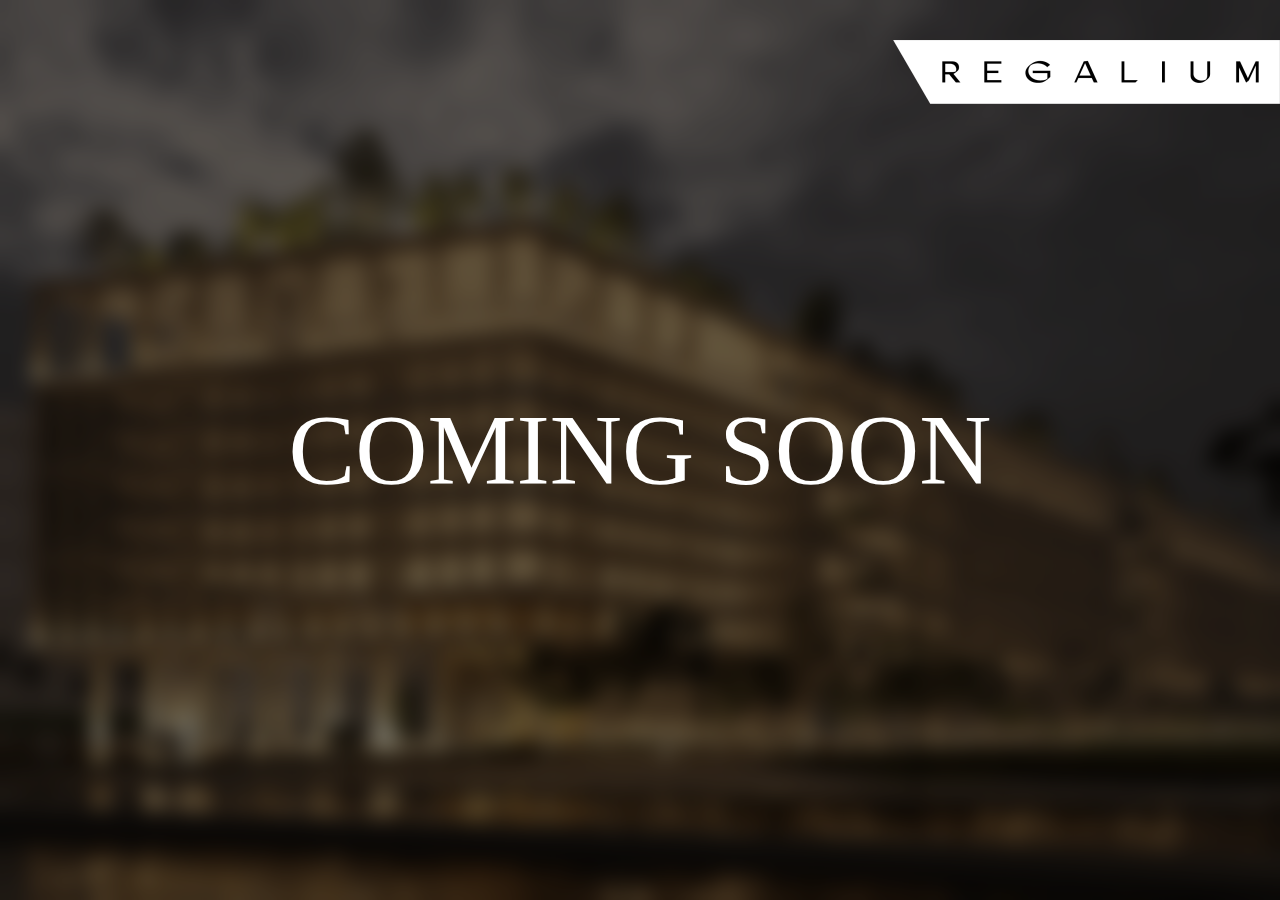
<file: index.html>
<!DOCTYPE html>
<html lang="en">
  <head>
    <meta charset="UTF-8" />
    <meta name="viewport" content="width=device-width, initial-scale=1.0" />
    <title>Regalium Coming Soon</title>
    <link rel="stylesheet" href="styles.css" />
    <!-- <script>
      var desktopSite = "https://regalium-desktop.vercel.app"; // desktop version
      var mobileSite = "https://regalium-mobile.vercel.app"; // mobile version

      // Detect device and redirect accordingly
      function detectDevice() {
        var userAgent = navigator.userAgent.toLowerCase();
        var isMobile = /android|iphone/.test(userAgent);

        if (isMobile && !window.location.href.includes(mobileSite)) {
          window.location.href = mobileSite;
        } else if (!isMobile && !window.location.href.includes(desktopSite)) {
          window.location.href = desktopSite;
        }
      }

      // Call the function when the script loads
      detectDevice();

      // Call the function on window resize
      window.onresize = function () {
        detectDevice();
      };
    </script> -->
  </head>
  <body>
    <div class="container">
      <div class="background-overlay"></div>
      <img
        src="image 9.png"
        alt="Background Image"
        class="background-image"
        loading="lazy"
      />
      <div class="logo">
        <img src="image.png" alt="Regalium Logo" />
      </div>
      <div class="coming-soon">COMING SOON</div>
      <!-- <div class="svg-container">
        <svg
          xmlns="http://www.w3.org/2000/svg"
          width="559"
          height="116"
          viewBox="0 0 559 116"
          fill="none"
        >
          <path d="M0 0H559L501.695 116H0V0Z" fill="#010101" />
        </svg>
        <!-- <div class="svg-text">
          <span class="svg-heading">Book Event On Mobile</span><br />
          <span class="svg-subheading"
            >BUILDING AND EXPONENTIAL ORGANIZATION</span
          ><br />
          <span class="svg-author">WITH PETER DIAMANDIS</span>
        </div> 
      </div> -->
    </div>
  </body>
</html>
</file>
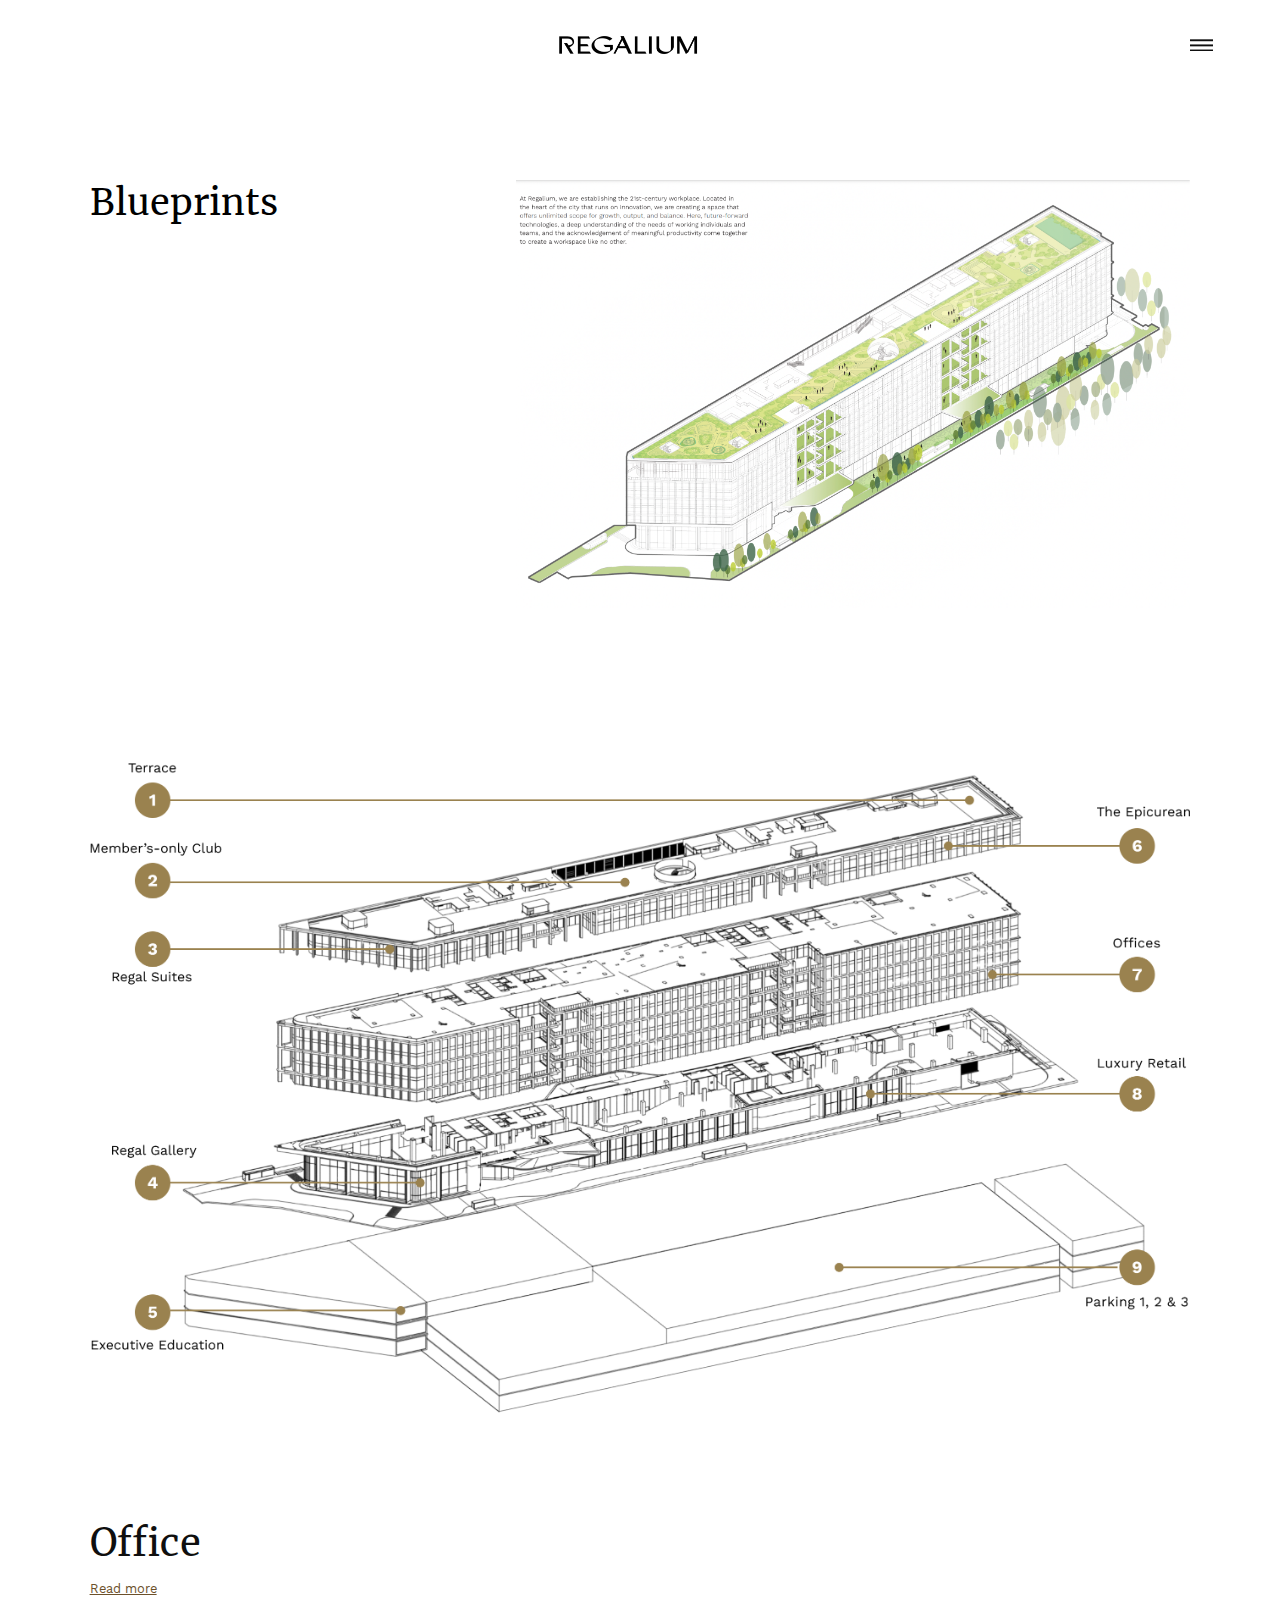
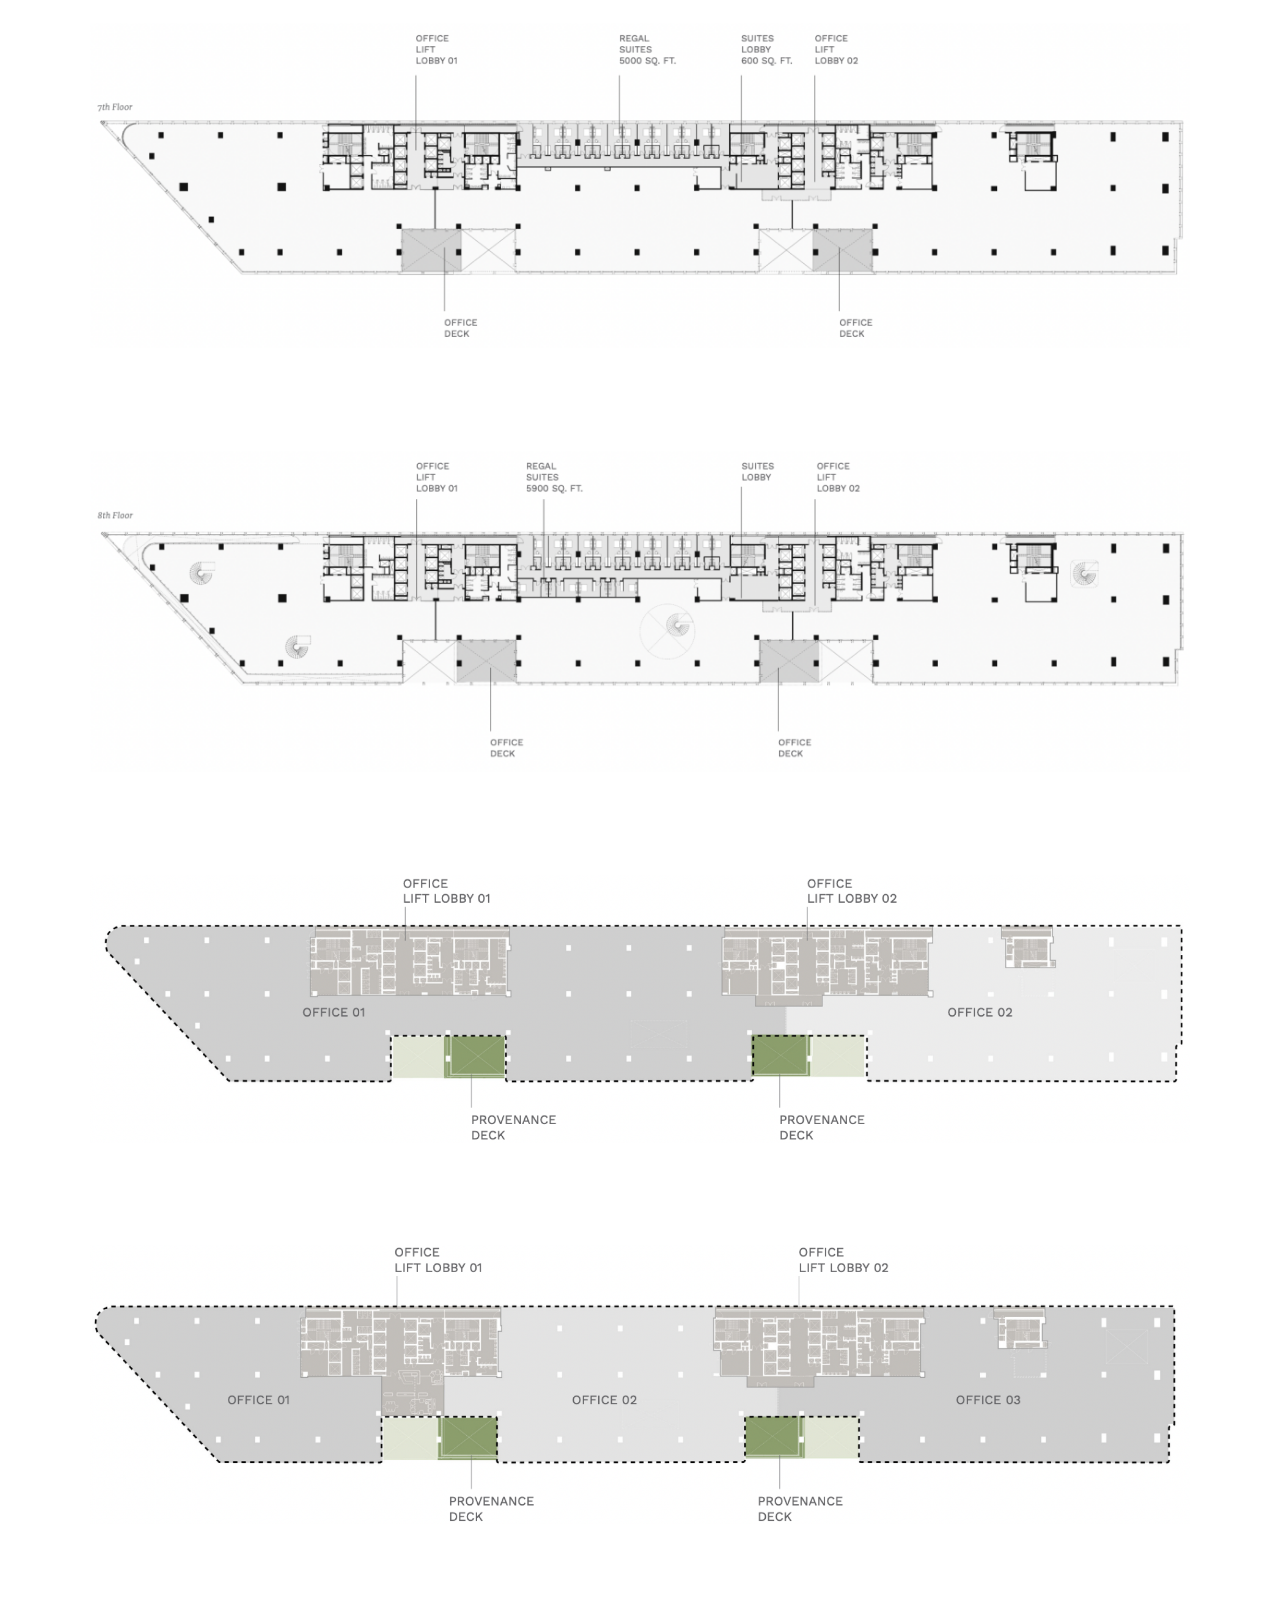
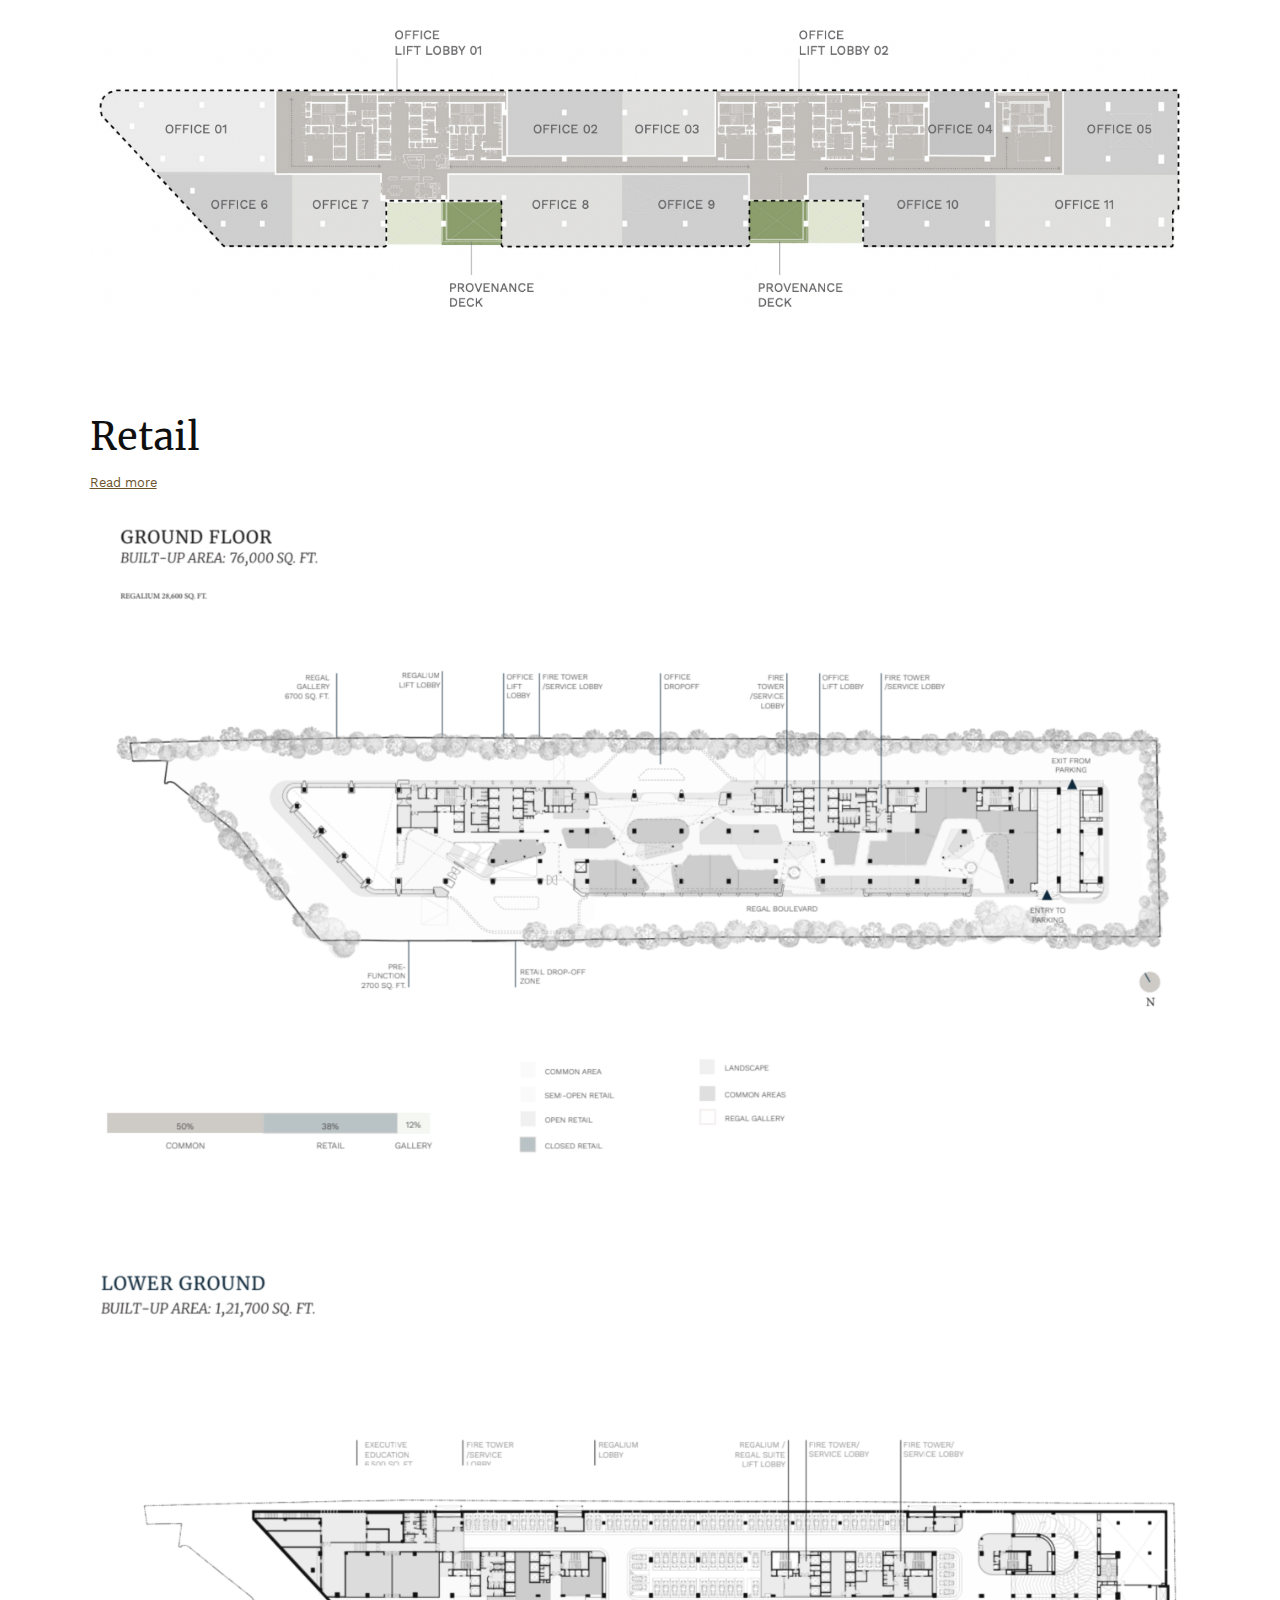
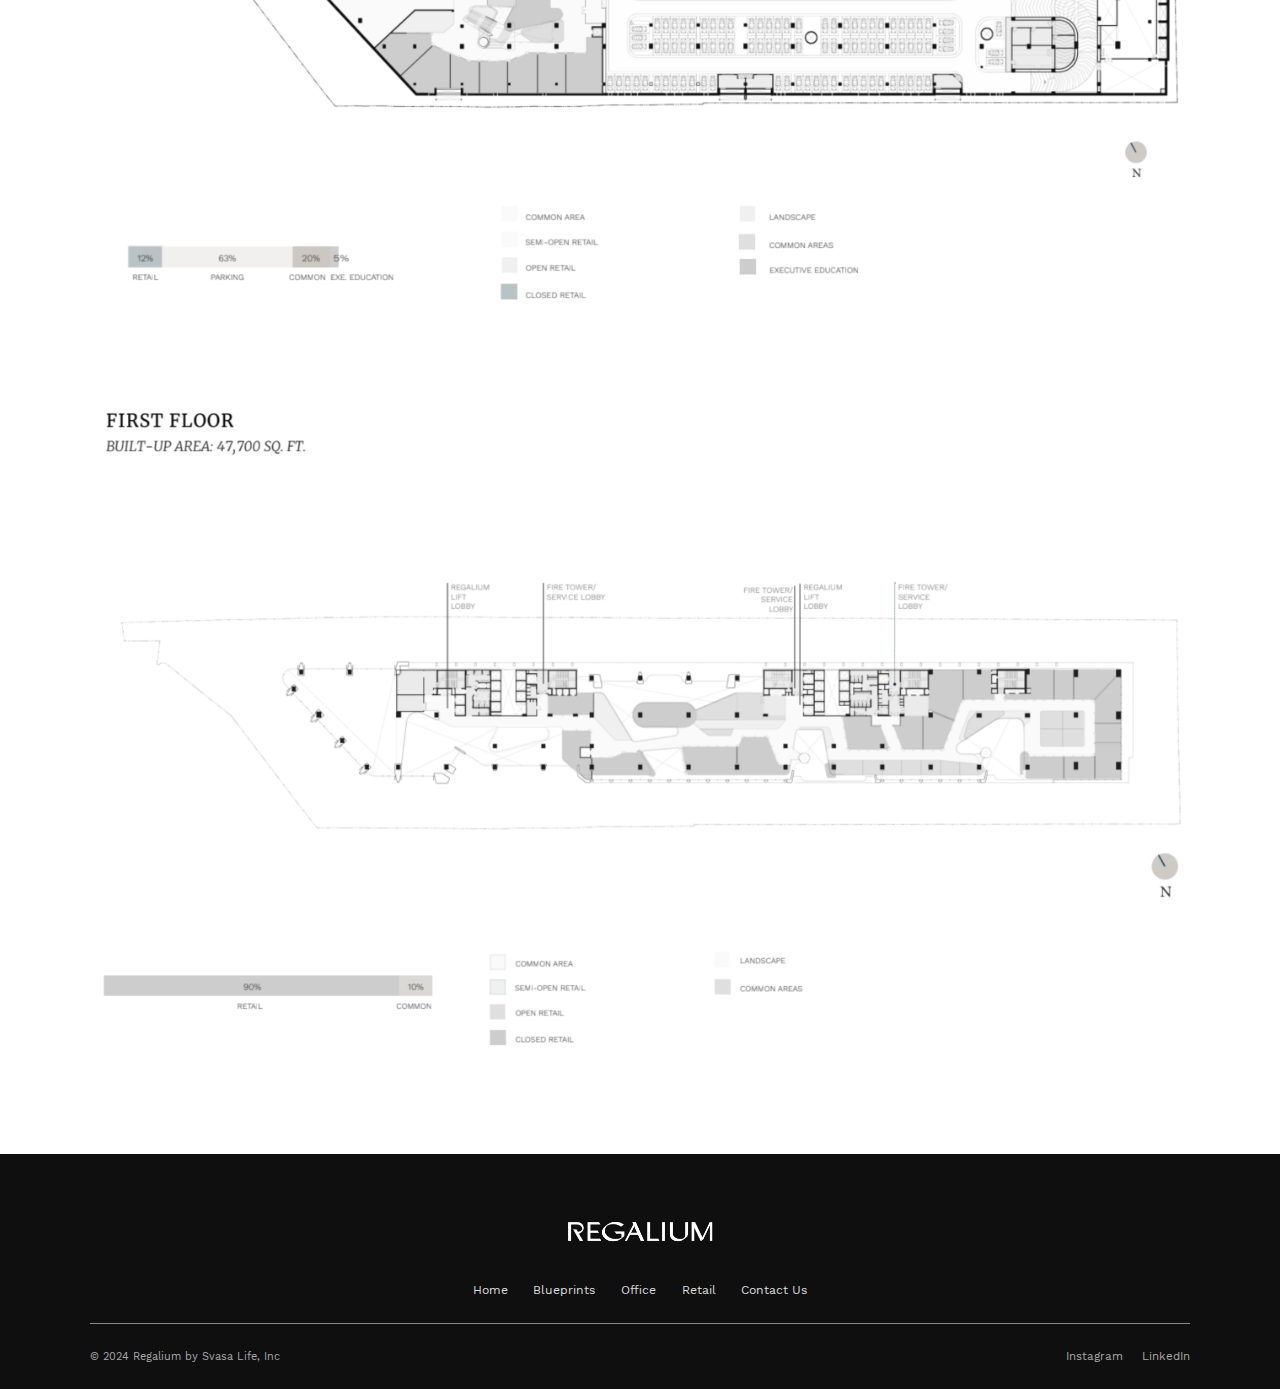
<file: blueprints.html>
<!DOCTYPE html>
<html lang="en">
  <head>
    <meta charset="UTF-8" />
    <meta name="viewport" content="width=device-width, initial-scale=1.0" />
    <title>Contact Us - Regalium</title>
    <link rel="stylesheet" href="blueprints.css" />
  </head>
  <body>
    <header class="contact-header">
      <div class="header-left"></div>
      <div class="contact-logo">
        <img src="logo.png" alt="Regalium Logo" />
      </div>
      <div class="hamburger-menu">
        <svg
          xmlns="http://www.w3.org/2000/svg"
          width="36"
          height="20"
          viewBox="0 0 36 20"
          fill="none"
        >
          <path d="M36 2L0 2" stroke="#0F0F0F" stroke-width="3" />
          <path d="M36 10L0 10" stroke="#0F0F0F" stroke-width="3" />
          <path d="M36 18L0 18" stroke="#0F0F0F" stroke-width="3" />
        </svg>
      </div>
    </header>

    <div class="menu-overlay" id="menuOverlay">
      <div class="close-menu" id="closeMenu">&times;</div>
      <ul class="menu-list">
        <li><a href="index.html">Home</a></li>
        <!-- <li><a href="#">Our Story</a></li> -->
        <li><a href="office.html">Office</a></li>
        <li><a href="retail.html">Retail</a></li>
        <li><a href="contact.html">Contact Us</a></li>
      </ul>
    </div>

    <section class="blueprints-section">
      <div class="blueprints-left">
        <h1>Blueprints</h1>
      </div>
      <div class="blueprints-right">
        <img src="blueprints/image copy 2.png" alt="Blueprint Illustration" />
      </div>
    </section>

    <section class="blueprints-image-section">
      <div class="image-wrapper">
        <img src="blueprints/image copy 3.png" alt="Blueprint Detail" />
      </div>
    </section>
    <section class="office-section">
      <div class="office-heading">
        <h2>Office</h2>
        <a href="office.html" class="read-more">Read more</a>
      </div>

      <div class="office-images">
        <img src="blueprints/image copy 4.png" alt="Office Floor 1" />
        <img src="blueprints/image copy 5.png" alt="Office Floor 2" />
        <img src="officeblueprints/image copy 5.png" alt="Office Floor 3" />
        <img src="officeblueprints/image copy 6.png" alt="Office Floor 4" />
        <img src="officeblueprints/image copy 7.png" alt="Office Floor 5" />
      </div>
    </section>

    <section class="office-section">
      <div class="office-heading">
        <h2>Retail</h2>
        <a href="retail.html" class="read-more">Read more</a>
      </div>

      <div class="office-images">
        <img src="retailfloors/image.png" alt="Office Floor 1" />
        <img src="retailfloors/image copy.png" alt="Office Floor 2" />
        <img src="retailfloors/image copy 3.png" alt="Office Floor 3" />
      </div>
    </section>

    <footer class="footer">
      <div class="footer-top">
        <img
          src="image copy 9.png"
          alt="Regalium Logo"
          class="footer-logo-img"
        />

        <ul class="footer-nav">
          <li><a href="index.html">Home</a></li>
          <li><a href="blueprints.html">Blueprints</a></li>
          <!-- <li><a href="#">Our story</a></li> -->
          <li><a href="office.html">Office</a></li>
          <li><a href="retail.html">Retail</a></li>
          <li><a href="contact.html">Contact Us</a></li>
        </ul>
      </div>

      <hr class="footer-line" />

      <div class="footer-bottom">
        <p>© 2024 Regalium by Svasa Life, Inc</p>
        <div class="footer-social">
          <a href="#">Instagram</a>
          <a href="#">LinkedIn</a>
        </div>
      </div>
    </footer>
    <script>
      const hamburgerMenu = document.querySelector(".hamburger-menu");
      const closeMenu = document.getElementById("closeMenu");
      const menuOverlay = document.getElementById("menuOverlay");

      hamburgerMenu.addEventListener("click", () => {
        menuOverlay.classList.add("active");
        document.body.style.overflow = "hidden"; // Prevent background scroll
      });

      closeMenu.addEventListener("click", () => {
        menuOverlay.classList.remove("active");
        document.body.style.overflow = "auto";
      });
    </script>
  </body>
</html>
</file>
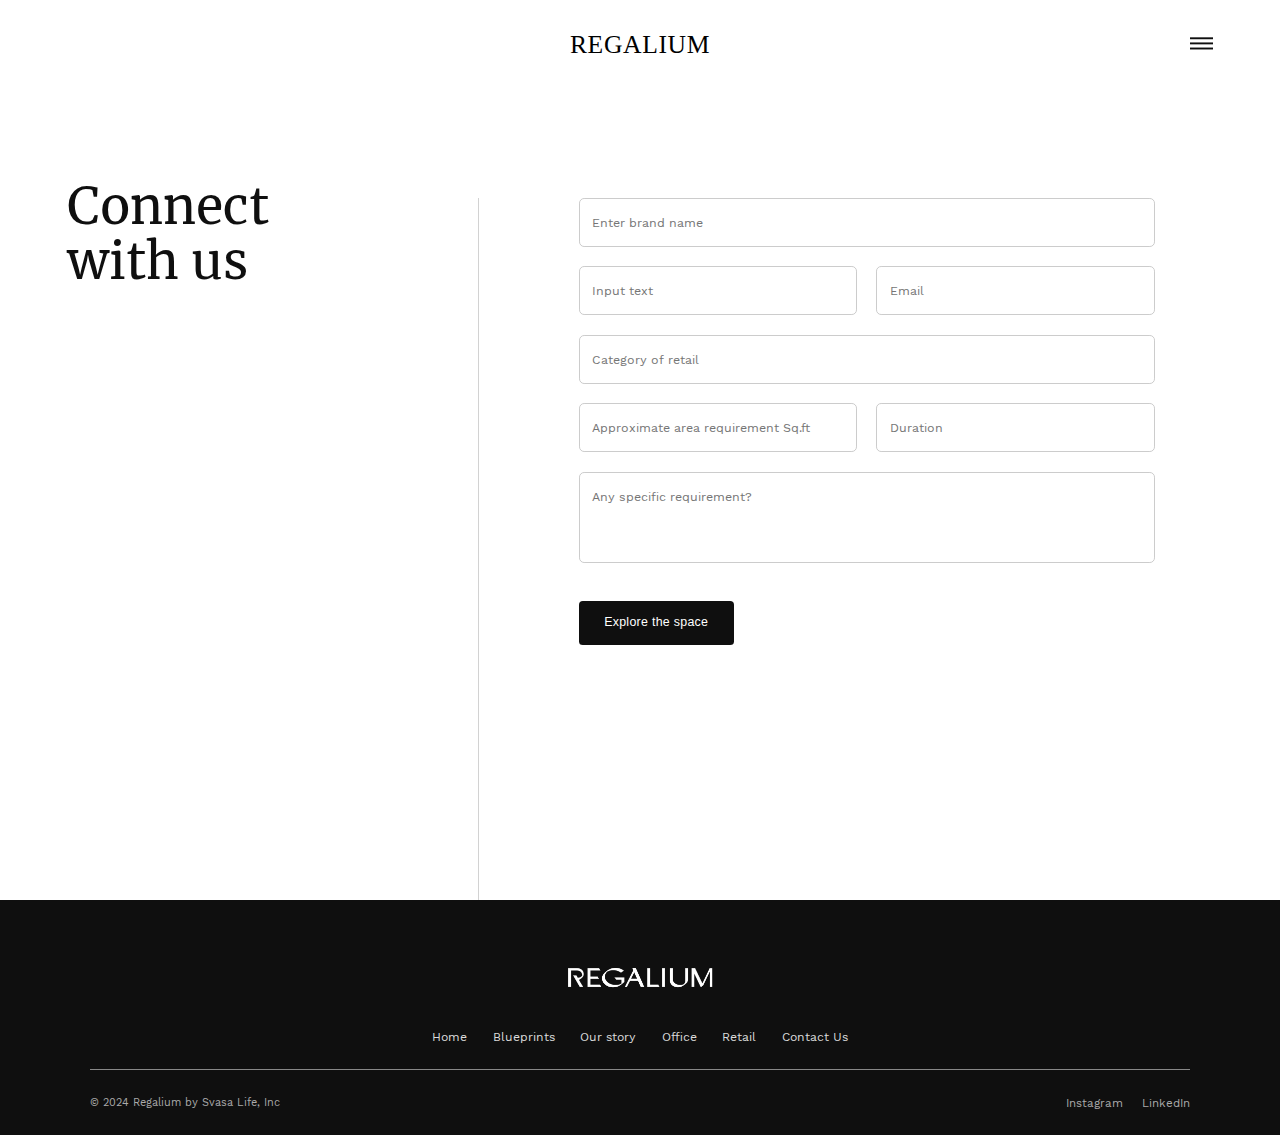
<file: contact.html>
<!DOCTYPE html>
<html lang="en">
  <head>
    <meta charset="UTF-8" />
    <meta name="viewport" content="width=device-width, initial-scale=1.0" />
    <title>Contact Us - Regalium</title>
    <link rel="stylesheet" href="contact.css" />
  </head>
  <body>
    <header class="contact-header">
      <div class="contact-logo">REGALIUM</div>
      <div class="hamburger-menu">
        <svg
          xmlns="http://www.w3.org/2000/svg"
          width="36"
          height="20"
          viewBox="0 0 36 20"
          fill="none"
        >
          <path d="M36 2L0 2" stroke="#0F0F0F" stroke-width="3" />
          <path d="M36 10L0 10" stroke="#0F0F0F" stroke-width="3" />
          <path d="M36 18L0 18" stroke="#0F0F0F" stroke-width="3" />
        </svg>
      </div>
    </header>
    <div class="menu-overlay" id="menuOverlay">
      <div class="close-menu" id="closeMenu">&times;</div>
      <ul class="menu-list">
        <li><a href="index.html">Home</a></li>
        <li><a href="#">Our Story</a></li>
        <li><a href="office.html">Office</a></li>
        <li><a href="retail.html">Retail</a></li>
        <li><a href="contact.html">Contact Us</a></li>
      </ul>
    </div>

    <div class="contact-container">
      <!-- Left side heading -->
      <div class="contact-left">
        <h1>Connect<br />with us</h1>
      </div>

      <!-- Right side form -->
      <div class="contact-right">
        <form class="contact-form">
          <div class="form-group full-width">
            <!-- <label for="brand">Brand Name</label> -->
            <input type="text" id="brand" placeholder="Enter brand name" />
          </div>

          <div class="form-row">
            <div class="form-group">
              <!-- <label for="location">Work location</label> -->
              <input type="text" id="location" placeholder="Input text" />
            </div>
            <div class="form-group">
              <!-- <label for="email">Email</label> -->
              <input type="email" id="email" placeholder="Email" />
            </div>
          </div>

          <div class="form-group full-width">
            <!-- <label for="category">Category of retail</label> -->
            <input type="text" id="category" placeholder="Category of retail" />
          </div>

          <div class="form-row">
            <div class="form-group">
              <!-- <label for="area">Approximate carpet area requirement</label> -->
              <input
                type="text"
                id="area"
                placeholder="Approximate area requirement Sq.ft"
              />
            </div>
            <div class="form-group">
              <!-- <label for="timeline">Estimated Fit-Out Period Required</label> -->
              <input type="text" id="timeline" placeholder="Duration" />
            </div>
          </div>

          <div class="form-group full-width">
            <!-- <label for="notes">Any specific requirement?</label> -->
            <textarea
              id="notes"
              rows="3"
              placeholder="Any specific requirement?"
            ></textarea>
          </div>

          <button type="submit" class="submit-btn">Explore the space</button>
        </form>
      </div>
    </div>
    <footer class="footer">
      <div class="footer-top">
        <img
          src="image copy 9.png"
          alt="Regalium Logo"
          class="footer-logo-img"
        />

        <ul class="footer-nav">
          <li><a href="#">Home</a></li>
          <li><a href="#">Blueprints</a></li>
          <li><a href="#">Our story</a></li>
          <li><a href="#">Office</a></li>
          <li><a href="#">Retail</a></li>
          <li><a href="#">Contact Us</a></li>
        </ul>
      </div>

      <hr class="footer-line" />

      <div class="footer-bottom">
        <p>© 2024 Regalium by Svasa Life, Inc</p>
        <div class="footer-social">
          <a href="#">Instagram</a>
          <a href="#">LinkedIn</a>
        </div>
      </div>
    </footer>
    <script>
      const hamburgerMenu = document.querySelector(".hamburger-menu");
      const closeMenu = document.getElementById("closeMenu");
      const menuOverlay = document.getElementById("menuOverlay");

      hamburgerMenu.addEventListener("click", () => {
        menuOverlay.classList.add("active");
        document.body.style.overflow = "hidden"; // Prevent background scroll
      });

      closeMenu.addEventListener("click", () => {
        menuOverlay.classList.remove("active");
        document.body.style.overflow = "auto";
      });
    </script>
  </body>
</html>
</file>
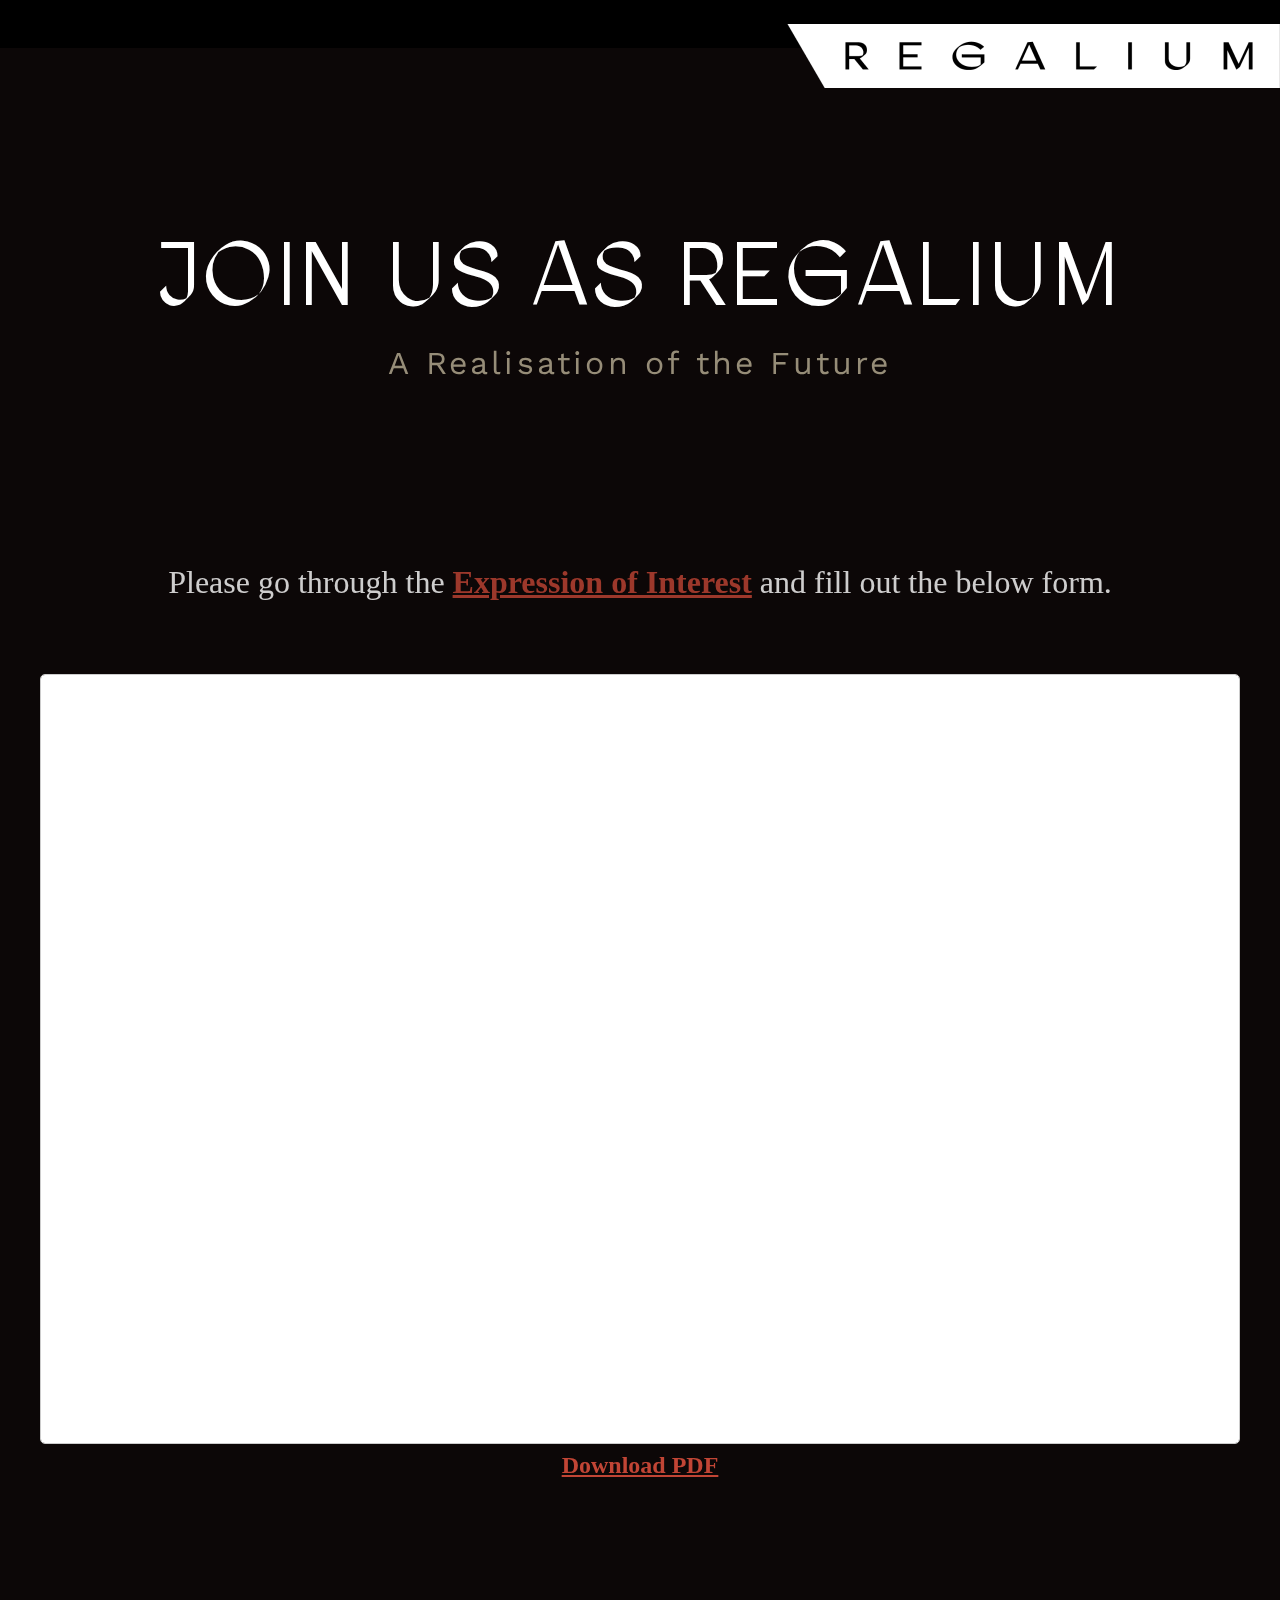
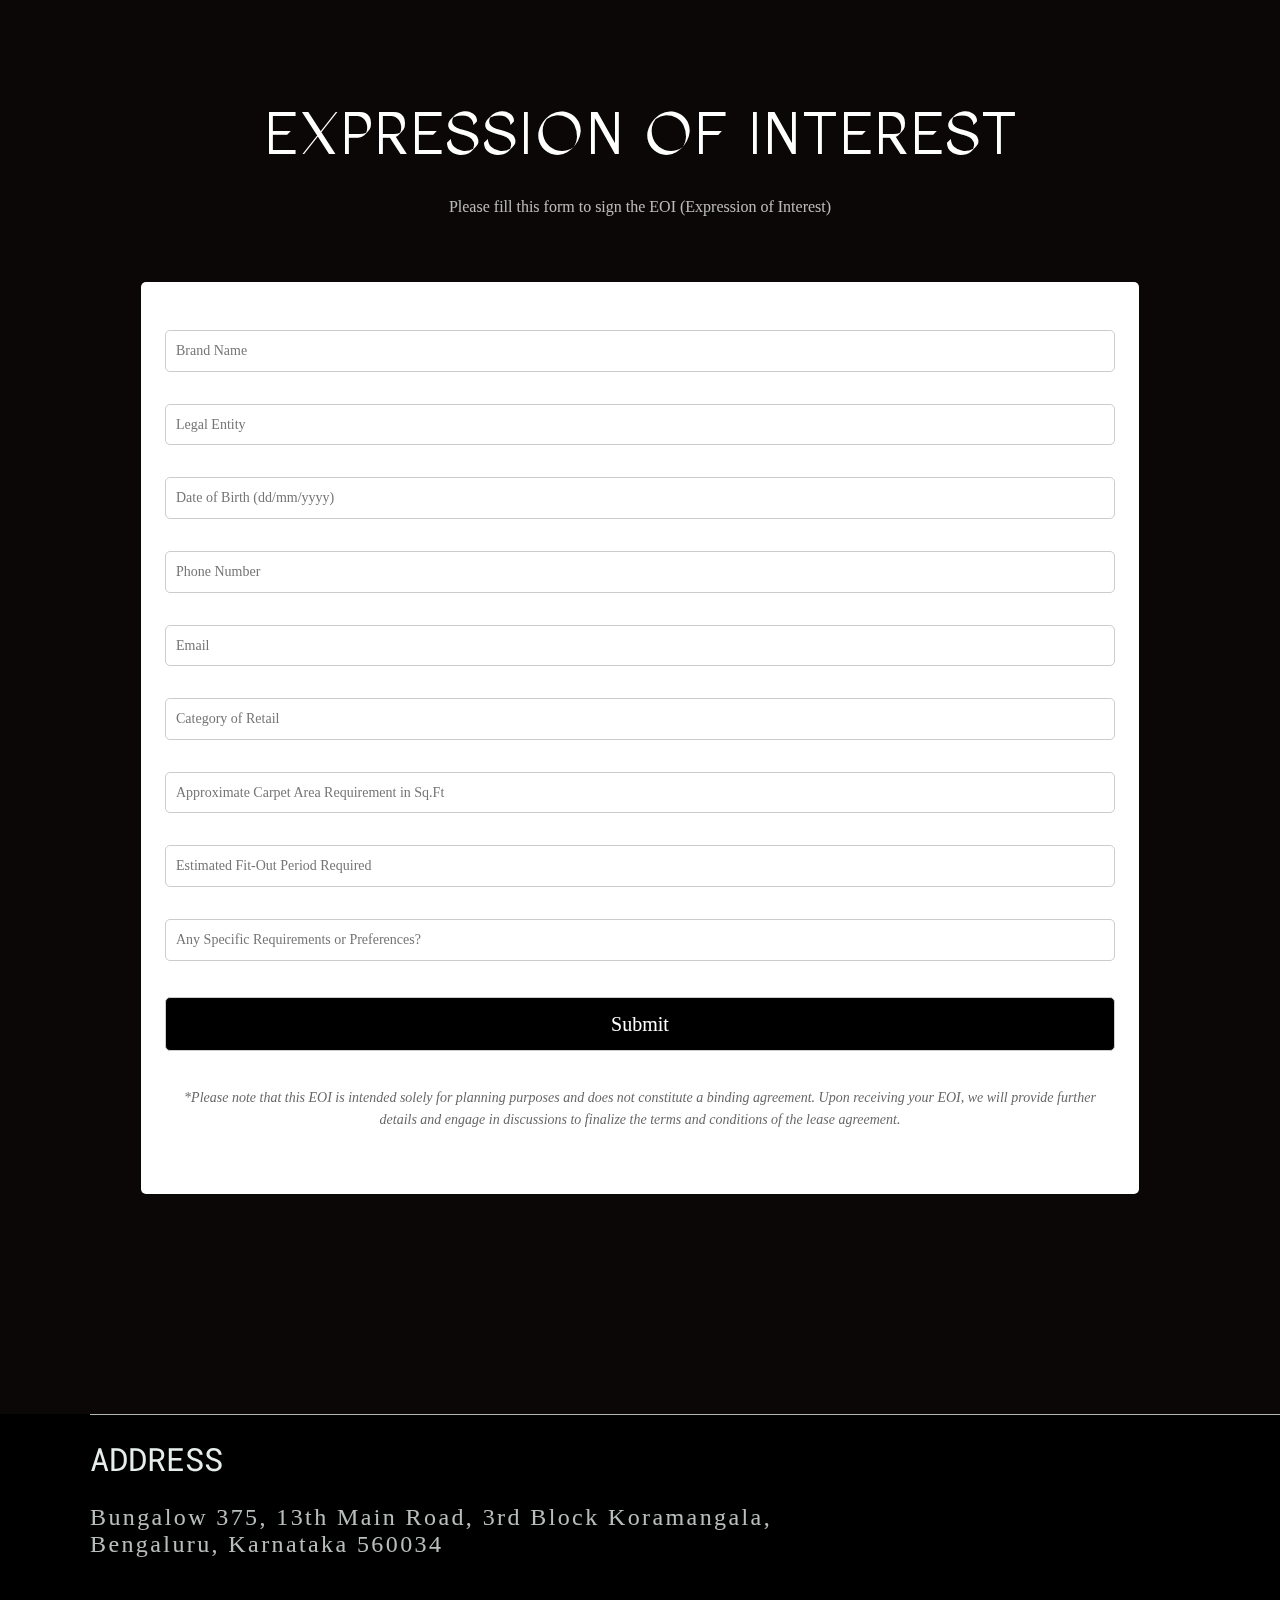
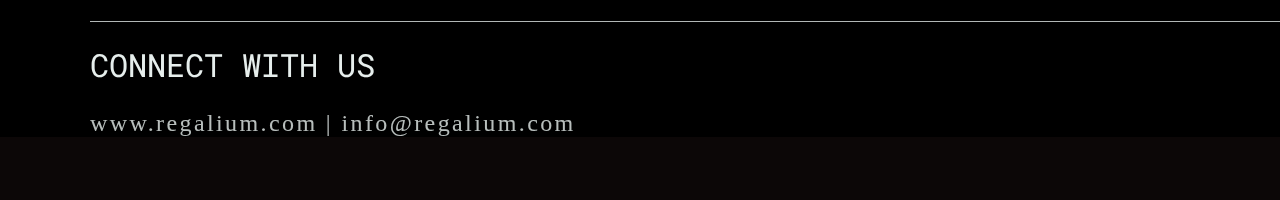
<file: eoi.html>
<!DOCTYPE html>
<html lang="en">
  <head>
    <meta charset="UTF-8" />
    <meta name="viewport" content="width=device-width, initial-scale=1.0" />
    <title>Expression of Interest</title>
    <link rel="stylesheet" href="eoi.css" />
    <link
      href="https://fonts.googleapis.com/css2?family=Work+Sans:wght@400&display=swap"
      rel="stylesheet"
    />
  </head>
  <body>
    <header class="header">
      <img src="image copy.png" alt="Regalium Logo" class="logo" />
    </header>

    <main class="main-content">
      <section class="intro">
        <h1>JOIN US AS REGALIUM</h1>
        <p class="p1">A Realisation of the Future</p>
        <br />
        <p class="p2">
          Please go through the
          <a class="eoi-text">Expression of Interest</a>
          and fill out the below form.
        </p>
        <div class="scrollable-doc">
          <iframe
            src="https://docs.google.com/document/d/1WYJCks_tH5G7jggRPZ-l0LAkEz9_hN2GQWvRVvIoHxc/preview"
            frameborder="0"
          ></iframe>
        </div>
        <div class="download-link">
          <a href="Regalium-Letterhead.pdf" download>Download PDF</a>
        </div>
      </section>
      <h2>EXPRESSION OF INTEREST</h2>
      <p>Please fill this form to sign the EOI (Expression of Interest)</p>
      <section class="form-section" id="formContainer">
        <form id="eoi-form" onsubmit="handleSubmit(event)">
          <input
            class="first"
            type="text"
            id="brand-name"
            name="brand_name"
            placeholder="Brand Name"
            required
          />
          <input
            type="text"
            id="legal-entity"
            name="legal_entity"
            placeholder="Legal Entity"
            required
          />
          <input
            type="text"
            id="dob-display"
            name="dob"
            placeholder="Date of Birth (dd/mm/yyyy)"
            required
          />
          <input
            type="tel"
            id="phone"
            name="phone"
            placeholder="Phone Number"
            pattern="\+91[0-9]{10}"
            title="Phone number must be in the format +91 98xxxxxxxx"
            required
          />
          <input
            type="email"
            id="email"
            name="email"
            placeholder="Email"
            required
          />
          <input
            type="text"
            id="category"
            name="category"
            placeholder="Category of Retail"
            required
          />
          <input
            type="text"
            id="area"
            name="area"
            placeholder="Approximate Carpet Area Requirement in Sq.Ft"
            required
          />
          <input
            type="text"
            id="fit-out"
            name="fit_out"
            placeholder="Estimated Fit-Out Period Required"
            required
          />
          <input
            class="last"
            type="text"
            id="preferences"
            name="preferences"
            placeholder="Any Specific Requirements or Preferences?"
          />
          <button type="submit">Submit</button>
          <p class="disclaimer">
            *Please note that this EOI is intended solely for planning purposes
            and does not constitute a binding agreement. Upon receiving your
            EOI, we will provide further details and engage in discussions to
            finalize the terms and conditions of the lease agreement.
          </p>
        </form>
        <div id="thank-you-message" style="display: none">
          <h3>Thank you!</h3>
          <p>Your form has been submitted successfully.</p>
        </div>
        <div id="error-message" style="display: none">
          <h3>Submission Failed</h3>
          <p>There was an error submitting your form. Please try again.</p>
        </div>
      </section>
    </main>

    <footer class="footer">
      <div class="line-separator"></div>
      <h1>ADDRESS</h1>
      <p>
        Bungalow 375, 13th Main Road, 3rd Block Koramangala,<br />Bengaluru,
        Karnataka 560034
      </p>
      <div class="line-separator"></div>
      <h1>CONNECT WITH US</h1>
      <p>www.regalium.com | info@regalium.com</p>
    </footer>

    <script>
      document.addEventListener("DOMContentLoaded", (event) => {
        // Check if the user has already submitted the form
        const formSubmitted = getCookie("formSubmitted");
        if (formSubmitted) {
          window.location.href = "/index.html";
        } else {
          // Show the form container if the form has not been submitted
          document.getElementById("formContainer").style.display = "block";
        }
      });

      function handleSubmit(event) {
        event.preventDefault();

        const formData = new FormData(event.target);
        const data = {
          brand_name: formData.get("brand_name"),
          legal_entity: formData.get("legal_entity"),
          dob: formData.get("dob"),
          phone: formData.get("phone"),
          email: formData.get("email"),
          category: formData.get("category"),
          area: formData.get("area"),
          fit_out: formData.get("fit_out"),
          preferences: formData.get("preferences"),
        };

        fetch(
          "https://script.google.com/macros/s/AKfycbxy3Y8KYN1RF4_Qk5_4EsXZpIgnnvmCIlfObQa0wGOwWFzWUigfSOXB8aPSVq2D41bI/exec", // Replace with your deployed web app URL
          {
            method: "POST",
            body: JSON.stringify(data),
          }
        )
          .then((response) => response.text())
          .then((responseText) => {
            console.log("Response from server:", responseText); // Log the response for debugging
            if (responseText === "Success") {
              setCookie("formSubmitted", "true", 3650); // 10 years
              document.getElementById("thank-you-message").style.display =
                "block";
              setTimeout(() => {
                window.location.href = "";
              }, 3000);
            } else {
              document.getElementById("error-message").style.display = "block";
            }
          })
          .catch((error) => {
            console.error("Error submitting form:", error);
            document.getElementById("error-message").style.display = "block";
          });
      }

      function setCookie(name, value, days) {
        const date = new Date();
        date.setTime(date.getTime() + days * 24 * 60 * 60 * 1000);
        const expires = "expires=" + date.toUTCString();
        document.cookie = name + "=" + value + ";" + expires + ";path=/";
      }

      function getCookie(name) {
        const cname = name + "=";
        const decodedCookie = decodeURIComponent(document.cookie);
        const ca = decodedCookie.split(";");
        for (let i = 0; i < ca.length; i++) {
          let c = ca[i];
          while (c.charAt(0) === " ") {
            c = c.substring(1);
          }
          if (c.indexOf(cname) === 0) {
            return c.substring(cname.length, c.length);
          }
        }
        return "";
      }

      document
        .getElementById("eoi-form")
        .addEventListener("submit", handleSubmit);
    </script>
  </body>
</html>
</file>
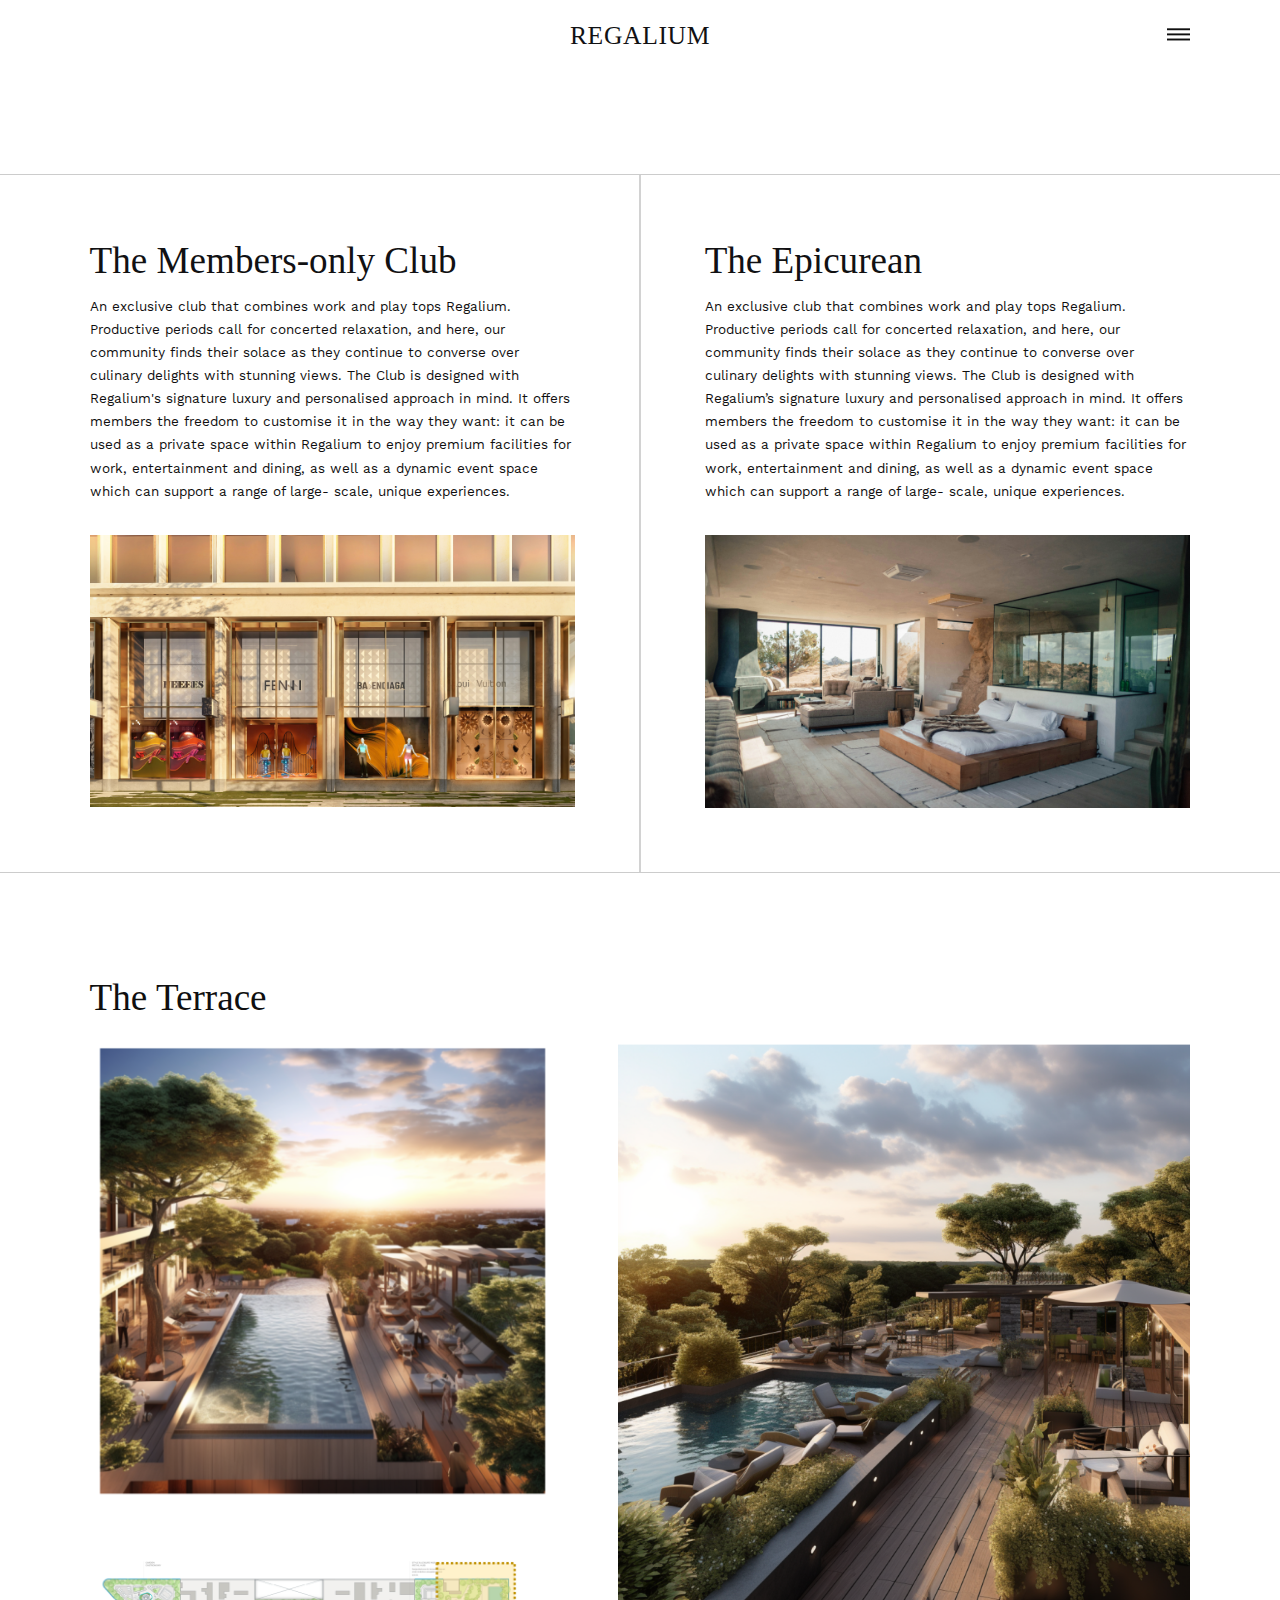
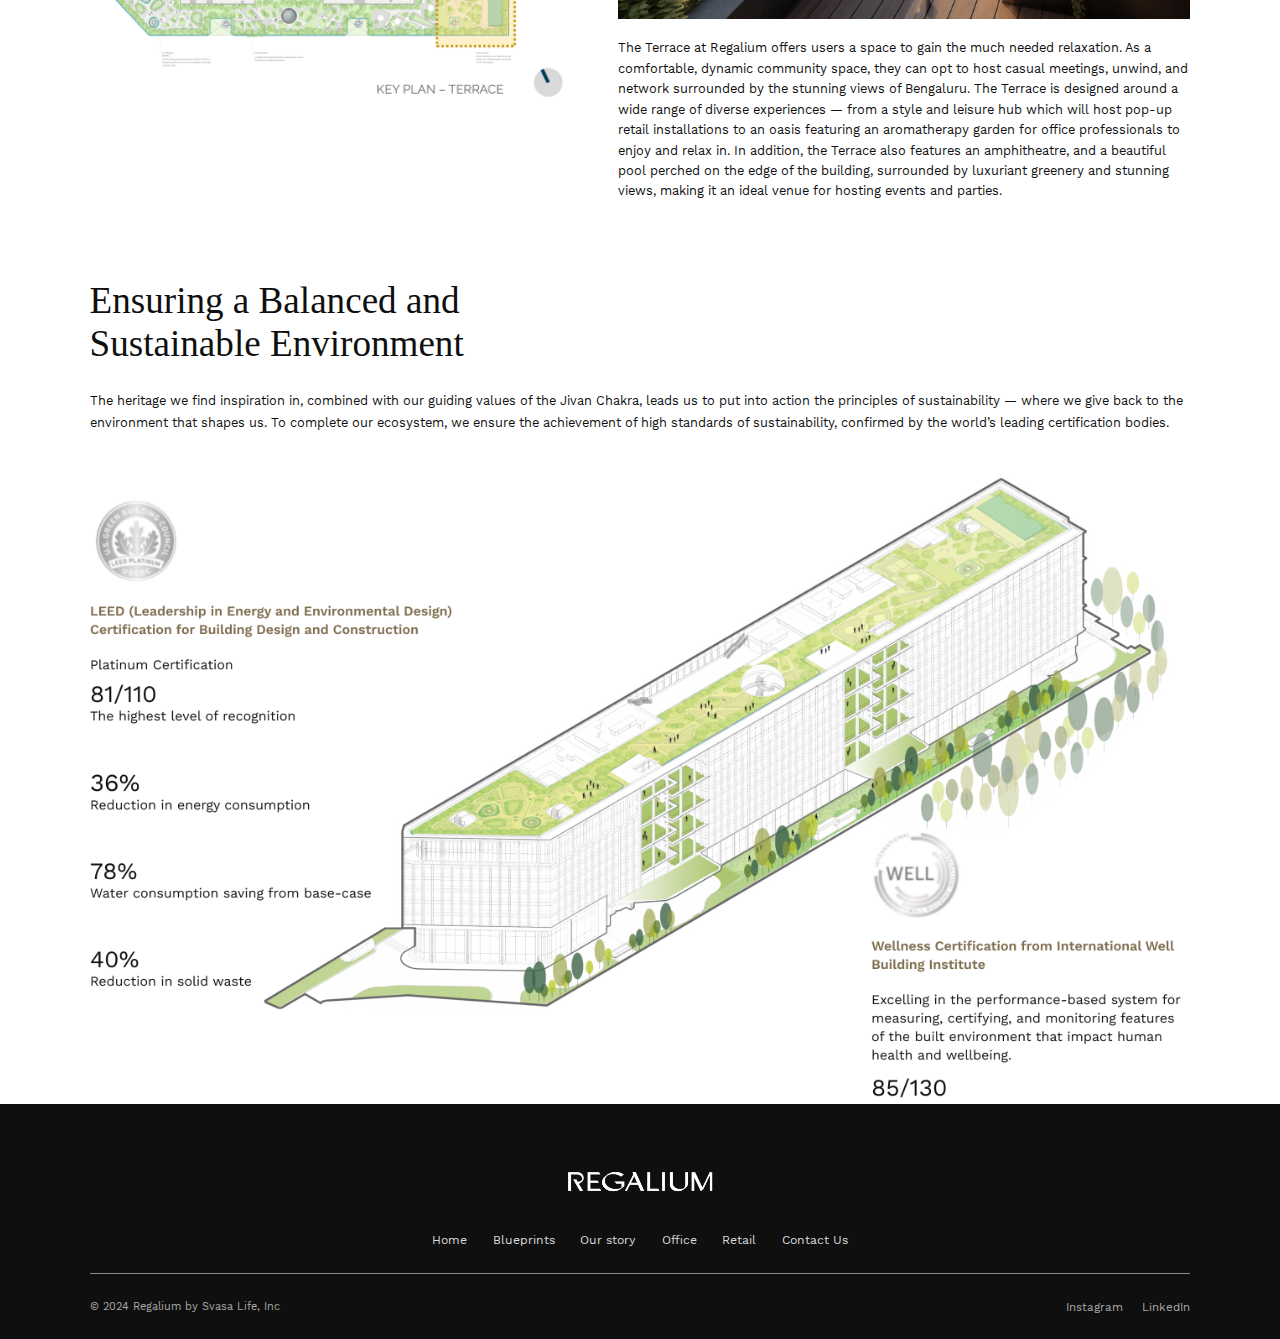
<file: floor.html>
<!DOCTYPE html>
<html lang="en">
  <head>
    <meta charset="UTF-8" />
    <meta name="viewport" content="width=device-width, initial-scale=1.0" />
    <title>Regal Gallery - Regalium</title>
    <link rel="stylesheet" href="floor.css" />
  </head>
  <body>
    <!-- Header -->
    <header class="contact-header">
      <div class="header-left"></div>
      <div class="contact-logo">REGALIUM</div>
      <div class="hamburger-menu">
        <svg
          xmlns="http://www.w3.org/2000/svg"
          width="36"
          height="20"
          viewBox="0 0 36 20"
          fill="none"
        >
          <path d="M36 2L0 2" stroke="#0F0F0F" stroke-width="3" />
          <path d="M36 10L0 10" stroke="#0F0F0F" stroke-width="3" />
          <path d="M36 18L0 18" stroke="#0F0F0F" stroke-width="3" />
        </svg>
      </div>
    </header>
    <div class="menu-overlay" id="menuOverlay">
      <div class="close-menu" id="closeMenu">&times;</div>
      <ul class="menu-list">
        <li><a href="index.html">Home</a></li>
        <li><a href="#">Our Story</a></li>
        <li><a href="office.html">Office</a></li>
        <li><a href="retail.html">Retail</a></li>
        <li><a href="contact.html">Contact Us</a></li>
      </ul>
    </div>

    <section class="dual-boxed-section">
      <div class="column">
        <h2>The Members-only Club</h2>
        <p>
          An exclusive club that combines work and play tops Regalium.
          Productive periods call for concerted relaxation, and here, our
          community finds their solace as they continue to converse over
          culinary delights with stunning views. The Club is designed with
          Regalium's signature luxury and personalised approach in mind. It
          offers members the freedom to customise it in the way they want: it
          can be used as a private space within Regalium to enjoy premium
          facilities for work, entertainment and dining, as well as a dynamic
          event space which can support a range of large- scale, unique
          experiences.
        </p>
        <img src="galleryColumn/image.png" alt="Regal Boulevard Image" />
      </div>

      <div class="separator-line"></div>

      <div class="column">
        <h2>The Epicurean</h2>
        <p>
          An exclusive club that combines work and play tops Regalium.
          Productive periods call for concerted relaxation, and here, our
          community finds their solace as they continue to converse over
          culinary delights with stunning views. The Club is designed with
          Regalium’s signature luxury and personalised approach in mind. It
          offers members the freedom to customise it in the way they want: it
          can be used as a private space within Regalium to enjoy premium
          facilities for work, entertainment and dining, as well as a dynamic
          event space which can support a range of large- scale, unique
          experiences.
        </p>
        <img src="galleryColumn/image copy.png" alt="Regal Suites Image" />
      </div>
    </section>

    <section class="terrace-section">
      <h2 class="section-title">The Terrace</h2>
      <div class="terrace-content">
        <!-- Left side -->
        <div class="terrace-left">
          <img
            src="floorImages/image copy.png"
            alt="Pool View"
            class="terrace-img-small"
          />
        </div>

        <!-- Right side -->
        <div class="terrace-right">
          <img
            src="floorImages/image.png"
            alt="Terrace View"
            class="terrace-img-large"
          />
          <p class="terrace-desc">
            The Terrace at Regalium offers users a space to gain the much needed
            relaxation. As a comfortable, dynamic community space, they can opt
            to host casual meetings, unwind, and network surrounded by the
            stunning views of Bengaluru. The Terrace is designed around a wide
            range of diverse experiences — from a style and leisure hub which
            will host pop-up retail installations to an oasis featuring an
            aromatherapy garden for office professionals to enjoy and relax in.
            In addition, the Terrace also features an amphitheatre, and a
            beautiful pool perched on the edge of the building, surrounded by
            luxuriant greenery and stunning views, making it an ideal venue for
            hosting events and parties.
          </p>
        </div>
      </div>
    </section>
    <section class="sustainability-section">
      <h2 class="section-title">
        Ensuring a Balanced and<br />Sustainable Environment
      </h2>
      <p class="section-description">
        The heritage we find inspiration in, combined with our guiding values of
        the Jivan Chakra, leads us to put into action the principles of
        sustainability — where we give back to the environment that shapes us.
        To complete our ecosystem, we ensure the achievement of high standards
        of sustainability, confirmed by the world’s leading certification
        bodies.
      </p>

      <div class="sustainability-image">
        <img src="floorImages/image copy 2.png" alt="Sustainability Graphic" />
      </div>
    </section>
    <footer class="footer">
      <div class="footer-top">
        <img
          src="image copy 9.png"
          alt="Regalium Logo"
          class="footer-logo-img"
        />

        <ul class="footer-nav">
          <li><a href="#">Home</a></li>
          <li><a href="#">Blueprints</a></li>
          <li><a href="#">Our story</a></li>
          <li><a href="#">Office</a></li>
          <li><a href="#">Retail</a></li>
          <li><a href="#">Contact Us</a></li>
        </ul>
      </div>

      <hr class="footer-line" />

      <div class="footer-bottom">
        <p>© 2024 Regalium by Svasa Life, Inc</p>
        <div class="footer-social">
          <a href="#">Instagram</a>
          <a href="#">LinkedIn</a>
        </div>
      </div>
    </footer>
    <script>
      const hamburgerMenu = document.querySelector(".hamburger-menu");
      const closeMenu = document.getElementById("closeMenu");
      const menuOverlay = document.getElementById("menuOverlay");

      hamburgerMenu.addEventListener("click", () => {
        menuOverlay.classList.add("active");
        document.body.style.overflow = "hidden"; // Prevent background scroll
      });

      closeMenu.addEventListener("click", () => {
        menuOverlay.classList.remove("active");
        document.body.style.overflow = "auto";
      });
    </script>
  </body>
</html>
</file>
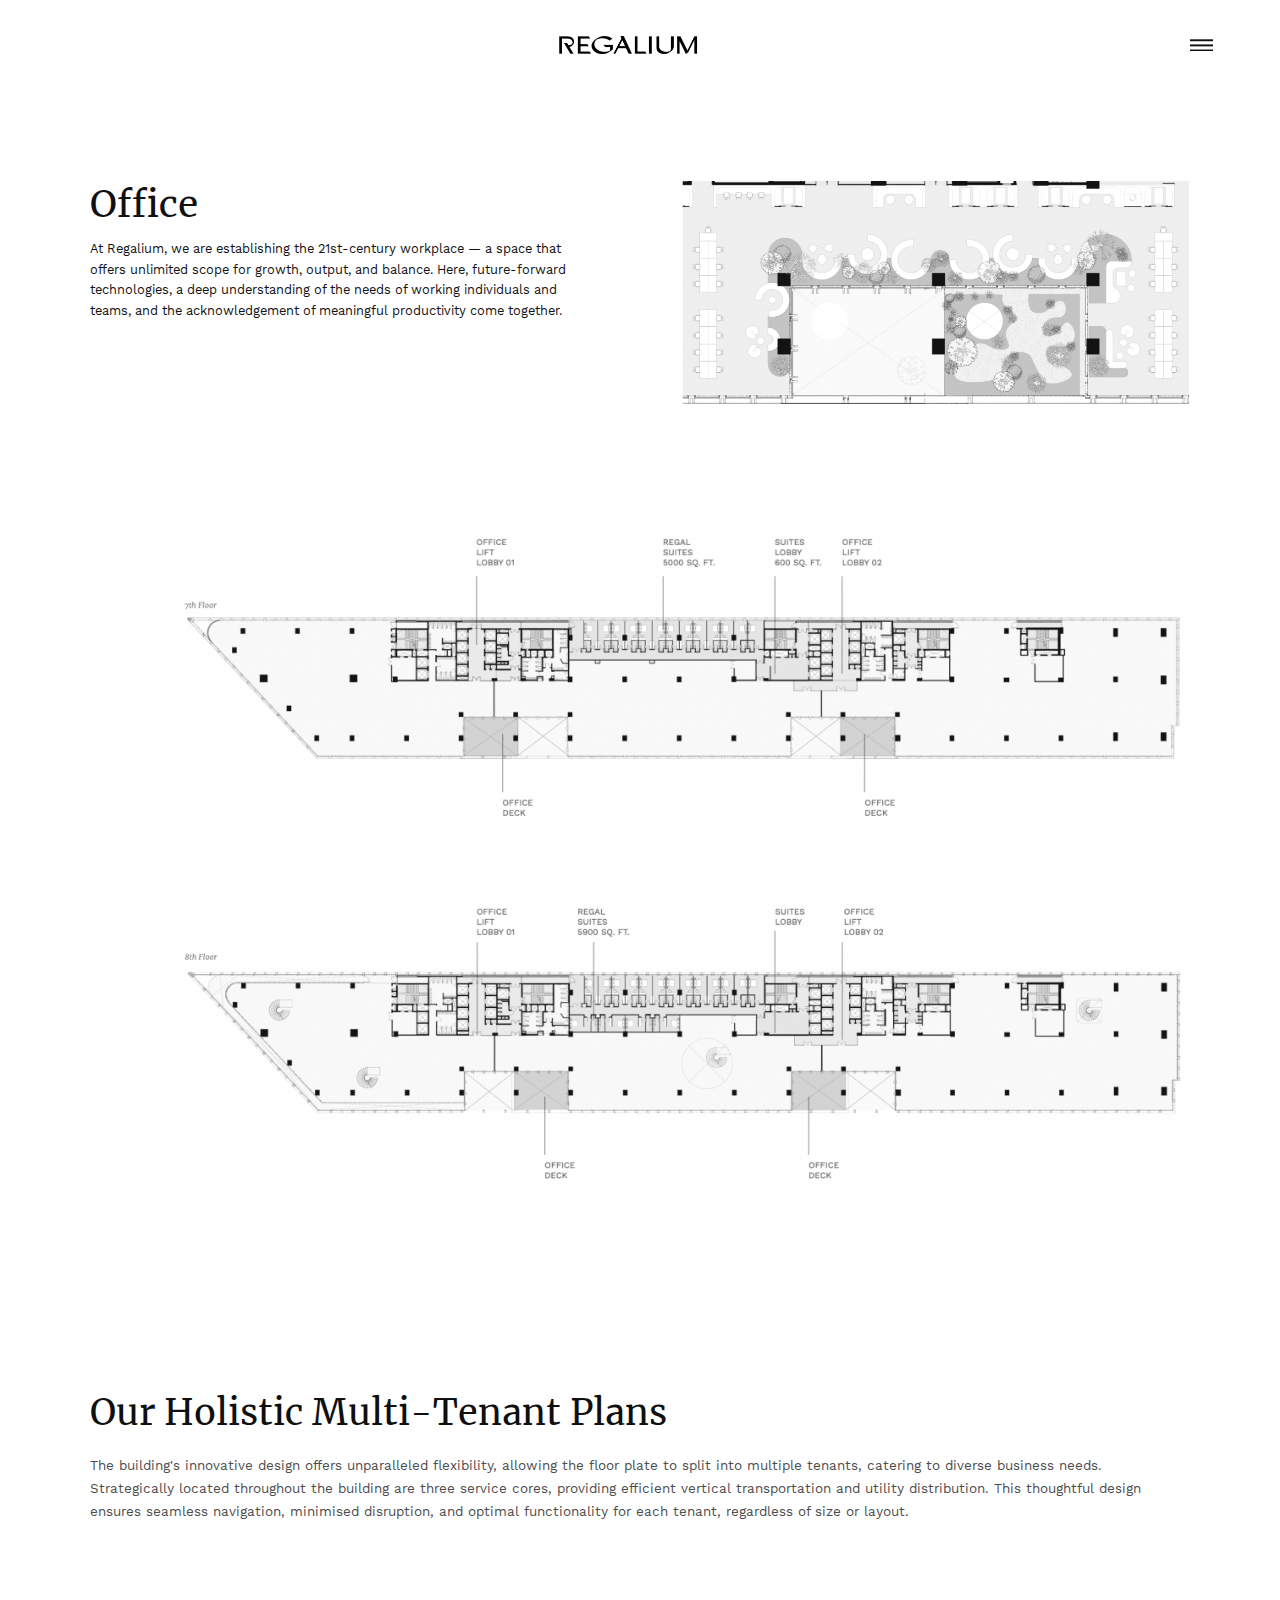
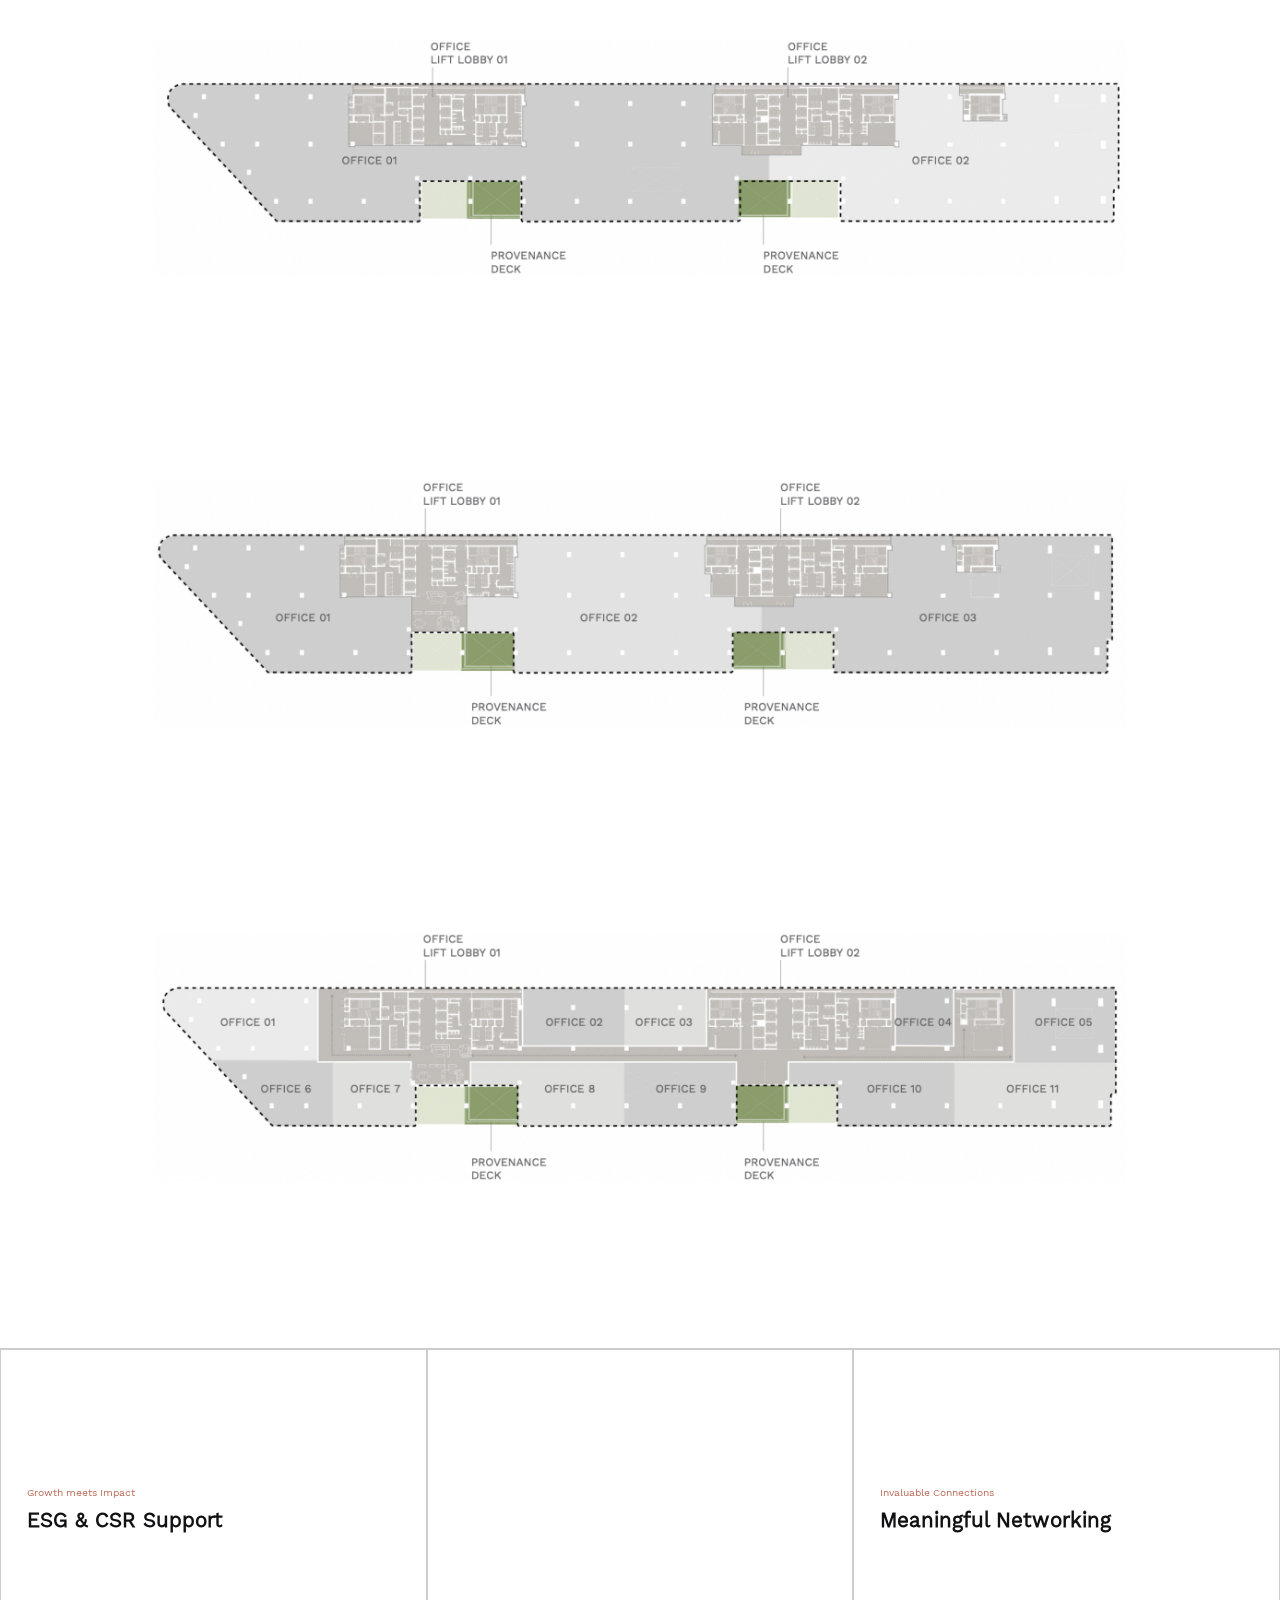
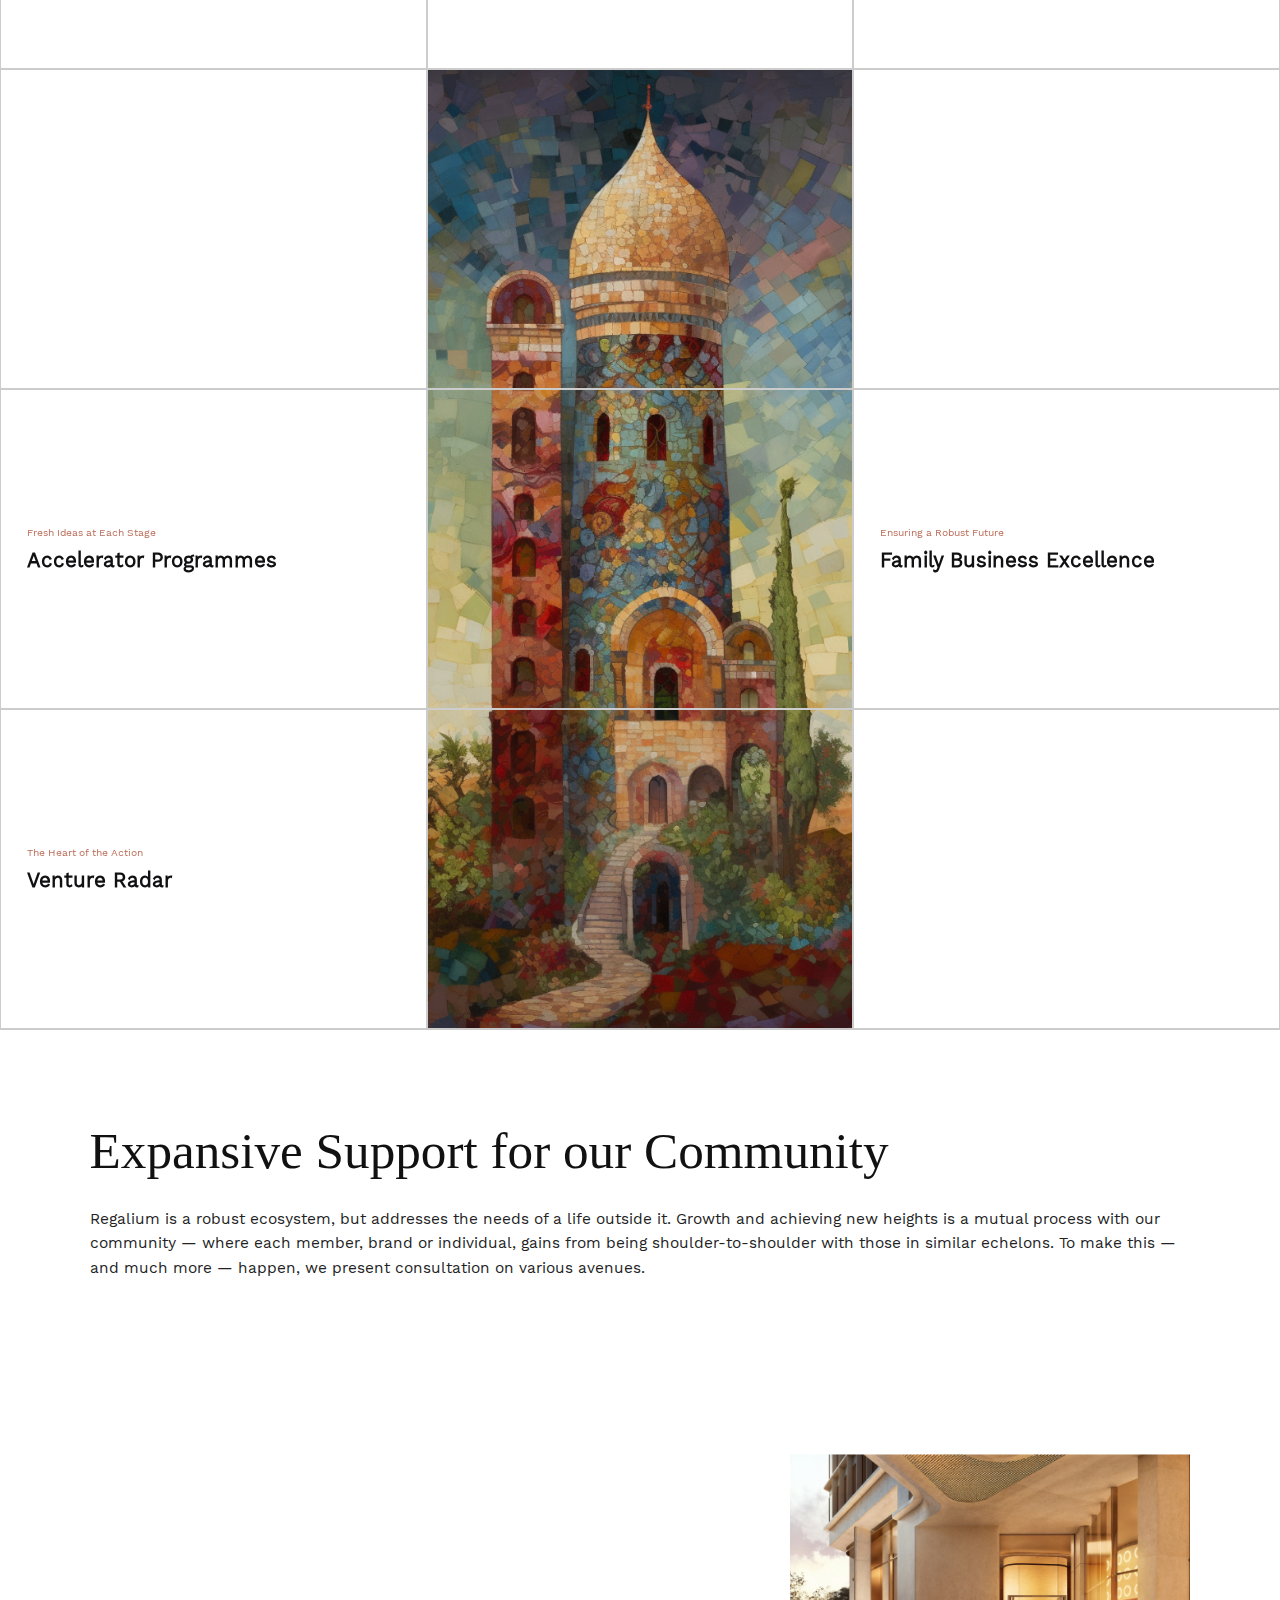
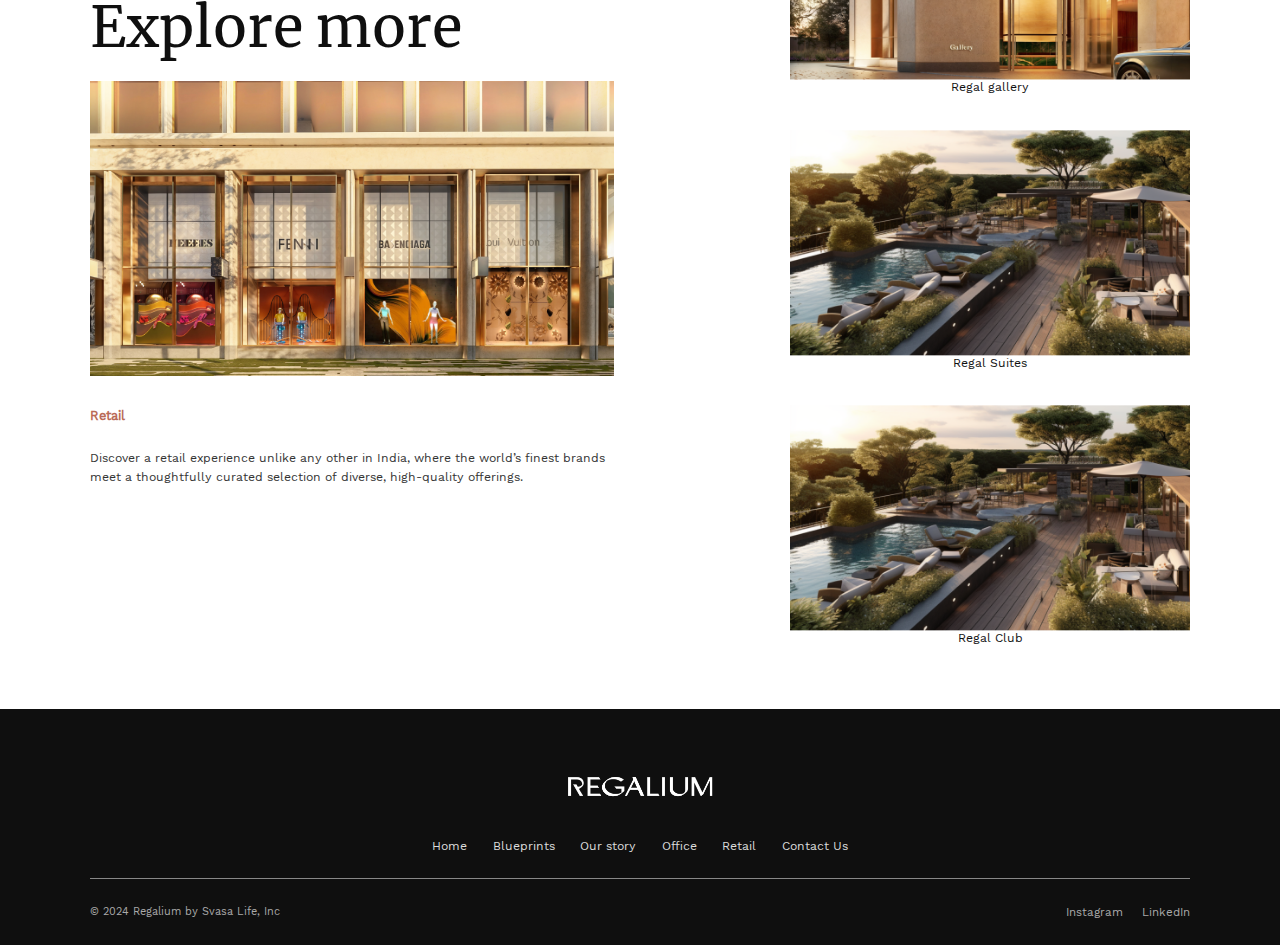
<file: office.html>
<!DOCTYPE html>
<html lang="en">
  <head>
    <meta charset="UTF-8" />
    <meta name="viewport" content="width=device-width, initial-scale=1.0" />
    <title>Regal Gallery - Regalium</title>
    <link rel="stylesheet" href="office.css" />
  </head>
  <body>
    <!-- Header -->
    <header class="contact-header">
      <div class="header-left"></div>
      <div class="contact-logo">
        <img src="logo.png" alt="Regalium Logo" />
      </div>
      <div class="hamburger-menu">
        <svg
          xmlns="http://www.w3.org/2000/svg"
          width="36"
          height="20"
          viewBox="0 0 36 20"
          fill="none"
        >
          <path d="M36 2L0 2" stroke="#0F0F0F" stroke-width="3" />
          <path d="M36 10L0 10" stroke="#0F0F0F" stroke-width="3" />
          <path d="M36 18L0 18" stroke="#0F0F0F" stroke-width="3" />
        </svg>
      </div>
    </header>
    <div class="menu-overlay" id="menuOverlay">
      <div class="close-menu" id="closeMenu">&times;</div>
      <ul class="menu-list">
        <li><a href="index.html">Home</a></li>
        <!-- <li><a href="#">Our Story</a></li> -->
        <li><a href="office.html">Office</a></li>
        <li><a href="retail.html">Retail</a></li>
        <li><a href="contact.html">Contact Us</a></li>
      </ul>
    </div>
    <section class="luxury-retail">
      <div class="retail-top">
        <div class="retail-text">
          <h2>Office</h2>
          <p>
            At Regalium, we are establishing the 21st-century workplace — a
            space that offers unlimited scope for growth, output, and balance.
            Here, future-forward technologies, a deep understanding of the needs
            of working individuals and teams, and the acknowledgement of
            meaningful productivity come together.
          </p>
        </div>
        <div class="retail-image">
          <img
            src="officeblueprints/image copy 4.png"
            alt="Luxury Retail Front"
          />
        </div>
      </div>

      <div class="retail-blueprints">
        <img src="image copy 8.png" alt="Ground Floor Plan" />
        <!-- <img src="image copy 7.png" alt="Lower Ground Plan" /> -->
        <!-- <img src="retailfloors/image copy 3.png" alt="first floor" /> -->
      </div>
    </section>
    <section class="multi-tenant-section">
      <h2 class="tenant-title">Our Holistic Multi-Tenant Plans</h2>
      <p class="tenant-description">
        The building's innovative design offers unparalleled flexibility,
        allowing the floor plate to split into multiple tenants, catering to
        diverse business needs. Strategically located throughout the building
        are three service cores, providing efficient vertical transportation and
        utility distribution. This thoughtful design ensures seamless
        navigation, minimised disruption, and optimal functionality for each
        tenant, regardless of size or layout.
      </p>

      <div class="tenant-floorplans">
        <img src="officeblueprints/image copy 5.png" alt="Floor Plan 1" />
        <img src="officeblueprints/image copy 6.png" alt="Floor Plan 2" />
        <img src="officeblueprints/image copy 7.png" alt="Floor Plan 3" />
      </div>
    </section>

    <section class="grid-feature">
      <!-- Row 1 -->
      <div class="feature-card">
        <div class="card-inner">
          <div class="card-front">
            <small>Growth meets Impact</small>
            <h3>ESG & CSR Support</h3>
          </div>
          <div class="card-back">
            <p>
              At Regalium, growth means enabling growth in others. We prioritise
              ESG and CSR as key levers of impact. By addressing Environmental,
              Social, and Governance pillars with intent, we aim to create
              lasting influence — shaping a balanced, future-ready ecosystem for
              meaningful change.
            </p>
          </div>
        </div>
      </div>
      <div class="empty-cell"></div>
      <div class="feature-card">
        <div class="card-inner">
          <div class="card-front">
            <small>Invaluable Connections</small>
            <h3>Meaningful Networking</h3>
          </div>
          <div class="card-back">
            <p>
              Regalium fosters purposeful exchange by bringing together thought
              leaders and experts to spark innovation. Through meaningful
              connections and shared expertise, it drives value, unlocks new
              opportunities, and empowers collaborative solutions that transcend
              boundaries — benefiting individuals, businesses, and the wider
              community alike.
            </p>
          </div>
        </div>
      </div>

      <!-- Row 2 -->
      <div class="empty-cell"></div>
      <div class="image-slice">
        <img src="image copy 11.png" alt="Part 1" />
      </div>
      <div class="empty-cell"></div>

      <!-- Row 3 -->
      <div class="feature-card">
        <div class="card-inner">
          <div class="card-front">
            <small>Fresh Ideas at Each Stage</small>
            <h3>Accelerator Programmes</h3>
          </div>
          <div class="card-back">
            <p>
              As a fertile ground for exponential growth, Regalium seeks ideas
              to nurture. As part of an accelerator programme, here, we
              encourage the development of fresh ventures — with ears to the
              ground, and the will for a reach across the world.
            </p>
          </div>
        </div>
      </div>
      <div class="image-slice">
        <img src="image copy 12.png" alt="Part 2" />
      </div>
      <div class="feature-card">
        <div class="card-inner">
          <div class="card-front">
            <small>Ensuring a Robust Future</small>
            <h3>Family Business Excellence</h3>
          </div>
          <div class="card-back">
            <p>
              Regalium nurtures next-gen family business leaders through tools,
              networks, and insight. With a focus on sustainable growth and
              legacy preservation, we empower future leaders to navigate
              challenges, uphold values, and ensure that businesses thrive
              across generations with vision, responsibility, and lasting
              impact.
            </p>
          </div>
        </div>
      </div>

      <!-- Row 4 -->
      <div class="feature-card">
        <div class="card-inner">
          <div class="card-front">
            <small>The Heart of the Action</small>
            <h3>Venture Radar</h3>
          </div>
          <div class="card-back">
            <p>
              Regalium is an ecosystem that values life beyond business. Growth
              here is collective — where members thrive together through shared
              insight and collaboration. By fostering peer-driven support and
              offering strategic consultation, we empower our community to
              evolve, elevate, and embrace broader, purpose-led ambitions.
            </p>
          </div>
        </div>
      </div>
      <div class="image-slice">
        <img src="image copy 13.png" alt="Part 3" />
      </div>
      <div class="empty-cell"></div>
    </section>
    <section class="support-section">
      <h2 class="support-title">Expansive Support for our Community</h2>
      <p class="support-description">
        Regalium is a robust ecosystem, but addresses the needs of a life
        outside it. Growth and achieving new heights is a mutual process with
        our community — where each member, brand or individual, gains from being
        shoulder-to-shoulder with those in similar echelons. To make this — and
        much more — happen, we present consultation on various avenues.
      </p>
    </section>

    <section class="explore-section">
      <div class="explore-left">
        <h2>Explore more</h2>
        <img src="officeblueprints/exploresection/image.png" alt="Retail" />
        <h4>Retail</h4>
        <p>
          Discover a retail experience unlike any other in India, where the
          world’s finest brands meet a thoughtfully curated selection of
          diverse, high-quality offerings.
        </p>
      </div>

      <div class="explore-right">
        <a href="regalgallery.html" class="right-card-link">
          <div class="right-card">
            <img
              src="officeblueprints/exploresection/image copy.png"
              alt="Gallery"
            />
            <p>Regal gallery</p>
          </div>
        </a>
        <div class="right-card">
          <img
            src="officeblueprints/exploresection/image copy 2.png"
            alt="Suites"
          />
          <p>Regal Suites</p>
        </div>
        <div class="right-card">
          <img
            src="officeblueprints/exploresection/image copy 2.png"
            alt="Club"
          />
          <p>Regal Club</p>
        </div>
      </div>
    </section>
    <footer class="footer">
      <div class="footer-top">
        <img
          src="image copy 9.png"
          alt="Regalium Logo"
          class="footer-logo-img"
        />

        <ul class="footer-nav">
          <li><a href="#">Home</a></li>
          <li><a href="#">Blueprints</a></li>
          <li><a href="#">Our story</a></li>
          <li><a href="#">Office</a></li>
          <li><a href="#">Retail</a></li>
          <li><a href="#">Contact Us</a></li>
        </ul>
      </div>

      <hr class="footer-line" />

      <div class="footer-bottom">
        <p>© 2024 Regalium by Svasa Life, Inc</p>
        <div class="footer-social">
          <a href="#">Instagram</a>
          <a href="#">LinkedIn</a>
        </div>
      </div>
    </footer>
    <script>
      const hamburgerMenu = document.querySelector(".hamburger-menu");
      const closeMenu = document.getElementById("closeMenu");
      const menuOverlay = document.getElementById("menuOverlay");

      hamburgerMenu.addEventListener("click", () => {
        menuOverlay.classList.add("active");
        document.body.style.overflow = "hidden"; // Prevent background scroll
      });

      closeMenu.addEventListener("click", () => {
        menuOverlay.classList.remove("active");
        document.body.style.overflow = "auto";
      });
    </script>
  </body>
</html>
</file>
<file: styles.css>
@font-face {
  font-family: "Avenir Next";
  src: url("fonts/Avenir\ Next.ttc") format("truetype");
  font-weight: 400;
  font-style: normal;
}

@font-face {
  font-family: "Agentur";
  src: url("fonts/FontsFree-Net-Agentur-Regular.ttf") format("truetype");
  font-weight: 400;
  font-style: normal;
}

@font-face {
  font-family: "Agentur Display";
  src: url("fonts/FontsFree-Net-Agentur-Display.ttf") format("truetype");
  font-weight: 400;
  font-style: normal;
}

@font-face {
  font-family: "Roboto Mono";
  src: url("fonts/RobotoMono-VariableFont_wght.ttf") format("truetype");
  font-weight: 400;
  font-style: normal;
}

body,
html {
  margin: 0;
  padding: 0;
  width: 100%;
  height: 100%;
  display: flex;
  justify-content: center;
  align-items: center;
  background: #000;
}

.container {
  position: relative;
  width: 100%;
  height: 100%;
  display: flex;
  justify-content: center;
  align-items: center;
}

.background-overlay {
  position: absolute;
  width: 100%;
  height: 100%;
  background: rgba(0, 0, 0, 0.4);
  -webkit-backdrop-filter: blur(10px);
  backdrop-filter: blur(10px);
  z-index: 2;
}

.background-image {
  position: absolute;
  width: 100%;
  height: 100%;
  object-fit: cover;
  z-index: 1;
}

.logo {
  position: absolute;
  top: 40px;
  right: 0px;
  z-index: 2;
}

.logo img {
  width: auto;
  height: 64px; /* Adjust this value as needed */
}

.coming-soon {
  position: absolute;
  z-index: 2;
  color: #fff;

  font-family: "Avenir";
  font-size: 100px;
  font-style: normal;
  font-weight: 500;
  line-height: 140%; /* 140px */

  text-transform: uppercase;
}

.svg-container {
  position: absolute;
  bottom: 40px;
  left: 0px;
  z-index: 2;
  display: flex;
  align-items: center;
}

.svg-container svg {
  margin-right: 10px;
}

.svg-text {
  color: white;
  font-size: 1em;
  text-align: left;
  margin-left: -500px;
}

.svg-text .svg-heading {
  color: #aaa;
  padding-bottom: 40px !important;

  font-family: "Avenir";
  font-size: 14px;
  font-style: italic;
  font-weight: 400;
  line-height: 18px; /* 128.571% */
  text-transform: capitalize;
}

.svg-subheading {
  color: #e24d26;

  font-family: Agentur;
  font-size: 20px;
  font-style: normal;
  font-weight: 400;
  line-height: normal;
  text-transform: uppercase;
}

.svg-author {
  color: #fff;

  text-align: center;
  font-family: "Avenir";
  font-size: 14px;
  font-style: normal;
  font-weight: 400;
  line-height: 160%; /* 22.4px */
  letter-spacing: 3.36px;
  text-transform: uppercase;
}
</file>
<file: contact.css>
* {
  margin: 0;
  padding: 0;
  box-sizing: border-box;
}

@font-face {
  font-family: "Merriweather";
  src: url("fonts/Merriweather-Regular.woff2") format("woff2");
  font-weight: 400;
  font-style: normal;
}

@font-face {
  font-family: "Merriweather";
  src: url("./fonts/Merriweather-Bold.woff2") format("woff2");
  font-weight: 700;
  font-style: normal;
}

@font-face {
  font-family: "WorkSans";
  src: url("fonts/WorkSans-Regular.woff") format("woff");
  font-weight: 400;
  font-style: normal;
}

@font-face {
  font-family: "CustomSerif";
  src: url("./fonts/CustomSerif-Regular.woff2") format("woff2");
  font-weight: 400;
  font-style: normal;
}

/* Header */

.contact-logo {
  font-family: serif;
  font-size: 2vw;
  font-weight: 400;
  text-align: center;
  letter-spacing: 0.05vw;
}

.hamburger-menu {
  position: absolute;
  right: 5.2vw;
  top: 50%;
  transform: translateY(-50%);
  cursor: pointer;
}

.hamburger-menu svg {
  width: 1.8vw;
  height: auto;
}

/* Layout */
.contact-container {
  display: flex;
  flex: 1;
  width: 100vw;
}

/* Left Side */

.contact-left h1 {
  font-family: "Merriweather", serif;
  font-size: 3.9vw; /* Equivalent to ~56px at 1440px width */
  font-weight: 400;
  font-style: normal;
  line-height: 1.1;
  color: #0f0f0f;
}

/* Separator Line */
.contact-left::after {
  content: "";
  position: absolute;
  top: 12vh;
  right: 2.56vw;
  height: 80vh;
  width: 0.1vw;
  background: #d2d2d2;
}

/* Right Side */

/* Header height = 10vh */
.contact-header {
  height: 10vh;
  flex-shrink: 0;
  display: flex;
  align-items: center;
  justify-content: center;
  position: relative;
  padding: 0 5.2vw;
  gap: 2.9vw;
}

/* Container = 90vh */
.contact-container {
  height: 90vh;
  display: flex;
  flex: 1;
  width: 100vw;
  overflow: hidden;
}

/* Left panel */
.contact-left {
  width: 40vw;
  padding-left: 5.2vw;
  padding-top: 10vh;
  display: flex;
  align-items: flex-start;
  justify-content: flex-start;
  position: relative;
}

/* Right panel */
.contact-right {
  width: 60vw;
  padding: 0 5.2vw;
  display: flex;
  justify-content: flex-start;
  align-items: flex-start;
}

/* Adjust form spacing inside 90vh container */
.contact-form {
  margin-top: 10vh;
  max-width: 45vw;
  width: 100%;
  display: flex;
  flex-direction: column;
  gap: 2vh;
  overflow: hidden;
}

.contact-form {
  width: 100%;
  max-width: 45vw;
  display: flex;
  flex-direction: column;
  gap: 2.2vh;
  margin-top: 12vh;
}

/* Form Rows */
.form-row {
  display: flex;
  gap: 1.5vw;
}

.form-group {
  flex: 1;
  display: flex;
  flex-direction: column;
}

.full-width {
  width: 100%;
}

/* Inputs & Textarea */
input,
textarea {
  padding: 1vw;
  font-size: 0.97vw; /* ≈ 14px at 1440px width */
  font-family: "WorkSans", sans-serif;
  font-style: normal;
  font-weight: 400;
  line-height: 1.7;
  color: rgba(17, 17, 19, 0.4);
  border: 1px solid #ccc;
  border-radius: 0.4vw;
  background: #fff;
}

textarea {
  resize: none;
}

/* Button */
.submit-btn {
  margin-top: 2vh;
  padding: 1vw 2vw;
  background: #0f0f0f;
  color: #fff;
  font-family: "Work Sans", sans-serif;
  font-size: 0.97vw; /* ≈ 14px at 1440px width */
  font-weight: 400;
  font-style: normal;
  line-height: 1.5;
  letter-spacing: 0.022vw; /* ≈ 0.32px at 1440px */
  border: none;
  border-radius: 0.3vw;
  cursor: pointer;
  width: fit-content;
}

.menu-overlay {
  position: fixed;
  top: 0;
  left: 0;
  width: 100vw;
  height: 100vh;
  background: #141414;
  opacity: 0;
  pointer-events: none;
  z-index: 999;
  transition: opacity 0.5s ease;
  display: flex;
  flex-direction: column;
  justify-content: center;
  align-items: center;
}

.menu-overlay.active {
  opacity: 1;
  pointer-events: auto;
}

/* Close icon */
.close-menu {
  position: absolute;
  top: 2vw;
  right: 3vw;
  font-size: 2vw;
  color: white;
  cursor: pointer;
  z-index: 1001;
}

/* Menu List */
.menu-list {
  list-style: none;
  padding: 0;
  margin: 0;
  text-align: center;
  width: 100%;
}

.menu-list li {
  border-top: 1px solid #888;
  padding: 2vw 0;
  font-family: "WorkSans", sans-serif;
  font-size: 1.5vw;
  color: white;
}

.menu-list li:last-child {
  border-bottom: 1px solid #888;
}

.menu-list li a {
  color: white;
  text-decoration: none;
  transition: color 0.3s ease;
}

.menu-list li a:hover {
  color: #e2bebe;
}

/* footer */
.footer {
  background-color: #0f0f0f;
  color: #dcdcdc;
  padding: 4vw 7vw 2vw;
  font-family: "WorkSans", sans-serif;
  font-size: 0.9vw;
}

.footer-logo {
  color: white;
  font-size: 1.5vw;
  font-weight: 400;
  text-align: center;
  margin-bottom: 2vw;
  font-family: "WorkSans", sans-serif;
  letter-spacing: 0.1vw;
}

.footer-nav {
  display: flex;
  justify-content: center;
  flex-wrap: wrap;
  gap: 2vw;
  list-style: none;
  padding: 0;
  margin: 0 0 2vw;
}

.footer-nav li a {
  text-decoration: none;
  color: #dcdcdc;
  font-weight: 300;
  font-size: 0.95vw;
}

.footer-line {
  border: none;
  border-top: 1px solid #888;
  margin: 2vw 0;
}

.footer-bottom {
  display: flex;
  justify-content: space-between;
  align-items: center;
  font-size: 0.85vw;
  color: #aaa;
  flex-wrap: wrap;
}

.footer-social {
  display: flex;
  gap: 1.5vw;
}

.footer-social a {
  color: #aaa;
  text-decoration: none;
  font-weight: 300;
  font-size: 0.9vw;
}

.footer-logo-img {
  max-width: 180px;
  height: auto;
  margin: 0 auto 2vw;
  display: block;
}
</file>
<file: eoi.css>
@font-face {
  font-family: "Avenir Next";
  src: url("fonts/Avenir Next.ttc") format("truetype");
  font-weight: 400;
  font-style: normal;
}

@font-face {
  font-family: "Agentur";
  src: url("fonts/FontsFree-Net-Agentur-Regular.ttf") format("truetype");
  font-weight: 400;
  font-style: normal;
}

@font-face {
  font-family: "Agentur Display";
  src: url("fonts/FontsFree-Net-Agentur-Display.ttf") format("truetype");
  font-weight: 400;
  font-style: normal;
}

@font-face {
  font-family: "Roboto Mono";
  src: url("fonts/RobotoMono-VariableFont_wght.ttf") format("truetype");
  font-weight: 400;
  font-style: normal;
}

body {
  font-family: Arial, sans-serif;
  margin: 0;
  padding: 0;
  background: #0c0707;
  color: #333;
  overflow-x: hidden;
}

.header {
  background-color: #000;
  color: #fff;
  display: flex;
  justify-content: flex-end;
  align-items: flex-start;
  padding-top: 20px;
  padding-bottom: 28px;
  position: relative;
}

.header .logo {
  height: 64px; /* Adjust the height as needed */
  position: absolute;
  right: 0px;
  top: 24px;
  margin-bottom: 38px;
}

.main-content {
  padding: 20px;
  max-width: 1200px; /* Adjust to your preference */
  margin: 0 auto;
}

.intro {
  text-align: center;
  margin-bottom: 20px;
}

.intro h1 {
  color: #fff;

  text-align: center;
  font-family: Agentur;
  font-size: 90px;
  font-style: normal;
  font-weight: 400;
  line-height: 150%; /* 150px */
  letter-spacing: 2px;
  text-transform: uppercase;
  margin-top: 138px !important;
  margin-bottom: 0 !important;
}

.intro .p1 {
  color: #baaf95;

  text-align: center;
  font-family: "Work Sans";
  font-size: 32px;
  font-style: normal;
  font-weight: 400;
  line-height: 140%; /* 44.8px */
  letter-spacing: 3.2px;
  margin: 0px !important;
}

.intro .p2 {
  color: #fff;

  text-align: center;
  font-family: "Avenir";
  font-size: 32px;
  font-style: normal;
  font-weight: 400;
  line-height: 180%; /* 57.6px */
  margin-top: 150px !important;
}

.eoi-text {
  color: #c14535;
  font-family: "Avenir";
  font-size: 32px;
  font-style: normal;
  font-weight: 700;
  line-height: 180%;
  text-decoration-line: underline;
  /* text-decoration-line: underline; */
}

.scrollable-doc {
  background-color: #fff;
  border: 1px solid #ccc;
  border-radius: 5px;
  margin: 20px 0;
  padding: 10px;
  height: 748px; /* Adjust height as needed */
  overflow: auto;
  margin-bottom: 0px !important;
}

.download-link a {
  text-align: center;
  margin: 10px 0;
  color: #c14535;
  font-family: "Avenir";
  font-size: 24px;
  font-style: normal;
  font-weight: 700;
  line-height: 180%;
  text-decoration-line: underline;
}

p {
  align-self: stretch;
  color: #e6e6e6;

  text-align: center;
  font-family: "Avenir";
  font-size: 16px;
  font-style: normal;
  font-weight: 400;
  line-height: 160%; /* 25.6px */
  opacity: 0.8;
  margin-bottom: 63px !important; /* 18px */
}

.scrollable-doc iframe {
  width: 100%;
  height: 100%;
}

.form-section {
  background-color: #fff;
  border-radius: 5px;
}

h2 {
  align-self: stretch;
  color: #fff;

  text-align: center;
  font-family: Agentur;
  font-size: 60px;
  font-style: normal;
  font-weight: 400;
  line-height: 150%; /* 90px */
  letter-spacing: 1.2px;
  text-transform: uppercase;
  margin-top: 200px;
  margin-bottom: 0 !important;
}

.form-section {
  padding: 0;
  margin: 0;
  max-width: 998px;
  margin: 0 auto;
}

.form-section form {
  display: flex;
  flex-direction: column;
  margin: 0px 24px !important;
}

.form-section input {
  /* color: var(–Black-60, rgba(17, 17, 19, 0.6));
  font-family: “Avenir”;
  font-size: 12px;
  font-style: normal;
  font-weight: 400;
  line-height: 140%; 16.8px */
  color: var(--Black-60, rgba(17, 17, 19, 0.6));
  font-family: "Avenir";
  font-size: 14px;
  font-style: normal;
  font-weight: 400;
  line-height: 140%; /* 19.6px */
}

.form-section .first {
  margin-top: 48px !important;
}

.form-section .last {
  margin-bottom: 20px;
}

.form-section input,
.form-section button {
  padding: 10px;
  border: 1px solid #ccc;
  border-radius: 5px;
  margin: 16px 0;
}

.form-section input[type="“date”"],
.form-section input[type="“tel”"],
.form-section input[type="“email”"],
.form-section input[type="“text”"],
.form-section input[type="“file”"] {
  width: auto;
}

label {
  align-self: stretch;
  color: #111;
  font-family: “Avenir”;
  font-size: 14px;
  font-style: normal;
  font-weight: 600;
  line-height: 160%; /* 22.4px */
}

.radio-group {
  display: flex;
  flex-direction: column;
  margin-top: 5px;
}

.radio-group label {
  display: flex;
  align-items: center;
  margin-bottom: 10px;
  color: #111;
  font-family: “Avenir”;
  font-size: 12px;
  font-style: normal;
  font-weight: 500;
  line-height: 160%; /* 19.2px */
  opacity: 0.8;
}

.radio-group input[type="“radio”"] {
  appearance: none;
  -webkit-appearance: none;
  width: 20px;
  height: 20px;
  margin-right: 10px;
  background: url("data:image/svg+xml;utf8,") no-repeat center center;
  background-size: contain;
  border: none;
  cursor: pointer;
}

.radio-group input[type="“radio”"]:checked {
  background: url("data:image/svg+xml;utf8,") no-repeat center center;
  background-size: contain;
}

.form-section button {
  background-color: #000;
  color: #fff;
  text-align: center;
  font-family: "Avenir";
  font-size: 20px;
  font-style: normal;
  font-weight: 500;
  line-height: 160%; /* 32px */
}

.form-section button:hover {
  background-color: #333;
}

.disclaimer {
  margin-top: 20px;
  align-self: stretch;
  color: #414141;

  text-align: center;
  font-family: "Avenir";
  font-size: 14px;
  font-style: italic;
  font-weight: 400;
  line-height: 160%; /* 22.4px */
  opacity: 0.8;
  margin-bottom: 40px;
}

#thank-you-message h3 {
  color: #4caf50;
  font-size: 24px;
  margin-bottom: 10px;
}

#thank-you-message p {
  color: #333;
  font-size: 16px;
  margin: 0;
}

.footer {
  background-color: #000;
  text-align: left;
  margin-top: 200px;
}

.line-separator {
  width: 1343px;
  height: 1px;
  background: #b2b7b6;
  margin-left: 90px;
  margin-bottom: 15px;
  /* Center the line separator and add vertical space */
}

.footer h1 {
  padding-left: 90px;
  color: #e6eeec;

  font-family: "Roboto Mono";
  font-size: 32px;
  font-style: normal;
  font-weight: 400;
  line-height: normal;
}

.footer p {
  text-align: left;
  margin-left: 90px !important;

  color: #e6eeec;

  font-family: "Avenir";
  font-size: 24px;
  font-style: normal;
  font-weight: 400;
  line-height: normal;
  letter-spacing: 2.4px;
}
</file>
<file: floor.css>
* {
  margin: 0;
  padding: 0;
  box-sizing: border-box;
}

html,
body {
  font-family: "Merriweather", serif;
  background: #ffffff;
  color: #111113;
}

/* Font import */
@font-face {
  font-family: "WorkSans";
  src: url("fonts/WorkSans-Regular.woff") format("woff");
  font-weight: 400;
  font-style: normal;
}

/* ---------------------- HEADER ---------------------- */
.contact-header {
  display: flex;
  align-items: center;
  justify-content: space-between;
  padding: 2.2vw 7vw;
  height: 8vh;
  position: relative;
}

/* Placeholder for layout symmetry */
.header-left {
  width: 1.8vw;
}

.contact-logo {
  font-family: serif;
  font-size: 2vw;
  font-weight: 400;
  text-align: center;
  letter-spacing: 0.05vw;
}

.hamburger-menu {
  cursor: pointer;
}

.hamburger-menu svg {
  width: 1.8vw;
  height: auto;
}

/* ------------------ GALLERY SECTION ------------------ */
.gallery-section {
  display: flex;
  justify-content: space-between;
  padding: 5vw;
  gap: 5vw;
  align-items: flex-start;
}

/* Text block */
.gallery-content {
  flex: 1;
  max-width: 40vw;
}

.gallery-title {
  font-family: "Merriweather", serif;
  font-size: 2.5vw;
  font-weight: 400;
  line-height: normal;
  letter-spacing: 0.1vw;
  color: #000;
  margin-bottom: 2vw;
}

.gallery-description {
  font-family: "WorkSans", sans-serif;
  font-size: 1.1vw;
  line-height: 1.3vw;

  color: #000;
}

/* Right image */
.gallery-image {
  flex: 1;
  max-width: 50vw;
}

.gallery-image img {
  width: 100%;
  height: auto;
  display: block;
}

/* ------------------ BLUEPRINTS ------------------ */
.blueprints {
  display: flex;
  justify-content: space-between;
  align-items: center;
  width: 100vw;
  padding: 0 5vw;
  margin-top: 4vw;
  margin-bottom: 4vw;
}

.blueprints img {
  width: 28vw;
  opacity: 0.6;
}

/* terrace section */
.terrace-section {
  padding: 0 7vw;
  margin-top: 5vw;
}

.section-title {
  font-size: 2.9vw;
  font-family: "Merriweather", serif;
  font-weight: 400;
  margin-bottom: 2vw;
}

.terrace-content {
  display: flex;
  gap: 4vw;
  align-items: flex-start;
}

.terrace-left {
  flex: 1;
  display: flex;
  flex-direction: column;
  gap: 1.5vw;
}

.terrace-img-small,
.terrace-keyplan {
  width: 100%;
  height: auto;
  display: block;
}

.terrace-right {
  flex: 1.2;
  display: flex;
  flex-direction: column;
}

.terrace-img-large {
  width: 100%;
  height: auto;
  margin-bottom: 1.5vw;
}

.terrace-desc {
  font-family: "WorkSans";
  font-size: 1vw;
  line-height: 1.6;
  color: #0f0f0f;
  margin-bottom: 1vw;
}

/* column */
.dual-boxed-section {
  display: flex;
  justify-content: space-between;
  align-items: stretch;
  padding-left: 7vw;
  padding-right: 7vw;
  border-top: 0.05vw solid #ccc;
  border-bottom: 0.05vw solid #ccc;
  margin-bottom: 8vw;
  margin-top: 8vw;
}

.column {
  flex: 1;
  padding-top: 5vw;
  padding-bottom: 5vw;

  display: flex;
  flex-direction: column;
  align-items: left; /* horizontally center all content */
  text-align: left; /* keep text left-aligned */
}

.separator-line {
  width: 0.1vw;
  background-color: #d2d2d2;
  margin: 0 5vw; /* increased from 2vw to 3vw */
  align-self: stretch;
}

.column h2 {
  font-family: "Merriweather", serif;
  font-size: 2.9vw;
  font-weight: 400;
  margin-bottom: 1vw;
}

.column p {
  font-family: "WorkSans";
  font-size: 1.05vw;
  line-height: 1.8vw; /* instead of 16px */
  font-style: normal;
  font-weight: 400;
  color: #0f0f0f;
  width: 100%; /* take available space inside column */
  /* optional: to prevent too wide text */
  margin-bottom: 1vw;
}

.column img {
  width: 100%;
  /* same as p for visual harmony */
  height: auto;
  margin-top: 1.5vw;
}

.sustainability-section {
  padding: 0 7vw;
  margin-top: 5vw;
}

.section-title {
  font-family: "Merriweather", serif;
  font-size: 2.9vw;
  font-weight: 400;
  margin-bottom: 2vw;
  color: #0f0f0f;
}

.section-description {
  font-family: "WorkSans";
  font-size: 1vw;
  line-height: 1.7;
  color: #0f0f0f;
  margin-bottom: 3vw;
}

.sustainability-image {
  width: 100%;
  padding: 0vw;
}

.sustainability-image img {
  width: 100%;
  height: auto;
  display: block;
}

.menu-overlay {
  position: fixed;
  top: 0;
  left: 0;
  width: 100vw;
  height: 100vh;
  background: #141414;
  opacity: 0;
  pointer-events: none;
  z-index: 999;
  transition: opacity 0.5s ease;
  display: flex;
  flex-direction: column;
  justify-content: center;
  align-items: center;
}

.menu-overlay.active {
  opacity: 1;
  pointer-events: auto;
}

/* Close icon */
.close-menu {
  position: absolute;
  top: 2vw;
  right: 3vw;
  font-size: 2vw;
  color: white;
  cursor: pointer;
  z-index: 1001;
}

/* Menu List */
.menu-list {
  list-style: none;
  padding: 0;
  margin: 0;
  text-align: center;
  width: 100%;
}

.menu-list li {
  border-top: 1px solid #888;
  padding: 2vw 0;
  font-family: "WorkSans", sans-serif;
  font-size: 1.5vw;
  color: white;
}

.menu-list li:last-child {
  border-bottom: 1px solid #888;
}

.menu-list li a {
  color: white;
  text-decoration: none;
  transition: color 0.3s ease;
}

.menu-list li a:hover {
  color: #e2bebe;
}

/* footer */
.footer {
  background-color: #0f0f0f;
  color: #dcdcdc;
  padding: 4vw 7vw 2vw;
  font-family: "WorkSans", sans-serif;
  font-size: 0.9vw;
}

.footer-logo {
  color: white;
  font-size: 1.5vw;
  font-weight: 400;
  text-align: center;
  margin-bottom: 2vw;
  font-family: "WorkSans", sans-serif;
  letter-spacing: 0.1vw;
}

.footer-nav {
  display: flex;
  justify-content: center;
  flex-wrap: wrap;
  gap: 2vw;
  list-style: none;
  padding: 0;
  margin: 0 0 2vw;
}

.footer-nav li a {
  text-decoration: none;
  color: #dcdcdc;
  font-weight: 300;
  font-size: 0.95vw;
}

.footer-line {
  border: none;
  border-top: 1px solid #888;
  margin: 2vw 0;
}

.footer-bottom {
  display: flex;
  justify-content: space-between;
  align-items: center;
  font-size: 0.85vw;
  color: #aaa;
  flex-wrap: wrap;
}

.footer-social {
  display: flex;
  gap: 1.5vw;
}

.footer-social a {
  color: #aaa;
  text-decoration: none;
  font-weight: 300;
  font-size: 0.9vw;
}

.footer-logo-img {
  max-width: 180px;
  height: auto;
  margin: 0 auto 2vw;
  display: block;
}
</file>
<file: office.css>
* {
  margin: 0;
  padding: 0;
  box-sizing: border-box;
}

html,
body {
  font-family: "Merriweather", serif;
  background: #ffffff;
  color: #111113;
}

/* Font import */
@font-face {
  font-family: "WorkSans";
  src: url("fonts/WorkSans-Regular.woff") format("woff");
  font-weight: 400;
  font-style: normal;
}

@font-face {
  font-family: "Merriweather";
  src: url("fonts/Merriweather-Regular.woff2") format("woff2");
  font-weight: 400;
  font-style: normal;
}

/* @font-face {
  font-family: "Merriweather";
  src: url("./fonts/Merriweather-Bold.woff2") format("woff2");
  font-weight: 700;
  font-style: normal;
} */

/* ---------------------- HEADER ---------------------- */
/* ======= HEADER ======= */
.contact-header {
  height: 10vh;
  display: flex;
  align-items: center;
  justify-content: space-between;
  padding: 0 5.2vw;
  background-color: transparent;
  position: relative;
  z-index: 999;
}

.contact-logo {
  display: flex;
  align-items: center;
  font-family: "CustomSerif", serif;
  font-size: 2vw;
  font-weight: 400;
  letter-spacing: 0.05vw;
  line-height: 1;
}

.contact-logo img {
  height: 2.4vw;
  width: auto;
  object-fit: contain;
  display: block;
}

.hamburger-menu {
  display: flex;
  align-items: center;
  justify-content: center;
  cursor: pointer;
  height: 100%;
}

.hamburger-menu svg {
  width: 1.8vw;
  height: auto;
  display: block;
}

.luxury-retail {
  margin: 7vw;
}

/* Top section with text + image side by side */
.retail-top {
  display: flex;
  justify-content: space-between;
  align-items: flex-start;
  gap: 5vw;
  margin-bottom: 4vw;
}

.retail-text {
  flex: 1;
  max-width: 40vw;
}

.retail-text h2 {
  font-family: "Merriweather", serif;
  font-size: 2.9vw;
  font-weight: 400;
  margin-bottom: 1vw;
}

.retail-text p {
  font-family: "WorkSans";
  font-size: 1vw;
  line-height: 1.6;
  color: #111113;
  max-height: 200px;
}

.retail-image {
  flex: 1;
  padding-left: 20px;
}

.retail-image img {
  width: 100%;
  height: auto;
  display: block;
  object-fit: cover;
}

.retail-blueprints {
  display: flex;
  flex-direction: column; /* Stack images vertically */
  align-items: center;
  justify-content: center;
  padding: 4vw 0vw;
}

.retail-blueprints img {
  width: 100vw;
  height: auto;
  display: block;
}

/* multi-tenant section */
.multi-tenant-section {
  padding: 0 7vw;
  margin-top: 6vw;
  margin-bottom: 8vw;
}

.tenant-title {
  font-family: "Merriweather", serif;
  font-size: 2.8vw;
  font-weight: 400;
  color: #0f0f0f;
  margin-bottom: 1.5vw;
}

.tenant-description {
  font-family: "WorkSans", sans-serif;
  font-size: 1.05vw;
  line-height: 1.8vw;
  color: #4d4d4d;
  margin-bottom: 4vw;
}

.tenant-floorplans img {
  width: 100%;
  height: auto;
  display: block;
  margin-bottom: 6vw;
  padding: 5vw;
}

/* grid layout */
.grid-feature {
  width: 100vw;
  display: grid;
  grid-template-columns: 1fr 1fr 1fr;
  grid-template-rows: repeat(3, auto);
  background: #e6e6e6;
  border-top: 1px solid #ccc;
  border-bottom: 1px solid #ccc;
  margin-bottom: 0vw;
}

.grid-feature > * {
  background: #fff;
  padding: 0vw;
  min-height: 18vw;
  display: flex;
  align-items: center;
  justify-content: center;
  border: 1px solid #ccc;
}

/* Remove only bottom borders for middle column */

/* Make bottom border white for middle column (2nd column) */
/* Explicitly target middle column cells */
/* Remove bottom border of middle column cells */
/* .grid-feature > *:nth-child(2),
.grid-feature > *:nth-child(5),
.grid-feature > *:nth-child(8) {
  border-bottom: none;
} */

/* Remove top border of the cell below the middle column cells */
/* .grid-feature > *:nth-child(5),
.grid-feature > *:nth-child(8) {
  border-top: none;
} */
/* Center image slices */
.image-slice img {
  width: 100%;
  height: auto;
  display: block;
  object-fit: cover;
}

/* Text cards with hover effect */
.feature-card {
  perspective: 1000px;
  background: white;
  overflow: hidden;
  position: relative;
}

.card-inner {
  width: 100%;
  height: 100%;
  transition: transform 0.6s ease;
  transform-style: preserve-3d;
  position: relative;
}

.feature-card:hover .card-inner {
  transform: rotateY(180deg);
}

.card-front,
.card-back {
  position: absolute;
  width: 100%;
  height: 100%;
  backface-visibility: hidden;
  padding: 2vw;
  display: flex;
  flex-direction: column;
  justify-content: center;
}

.card-front {
  background: #fff;
}

.card-back {
  background: #111;
  color: #fff;
  transform: rotateY(180deg);
}

.card-back p {
  color: #fff;
  font-family: WorkSans;
  font-size: 16px;
  font-style: normal;
  font-weight: 400;
  line-height: 28px; /* 175% */
}

/* Optional visual consistency */
h3 {
  font-size: 1.6vw;
  margin: 0.3vw 0 0;
  font-family: "WorkSans", sans-serif;
}

small {
  font-size: 0.8vw;
  color: #ba6b57;
  font-family: "WorkSans", sans-serif;
  margin-bottom: 0.5vw;
}

.empty-cell {
  background: #fff;
}

.grid-feature {
  display: grid;
  grid-template-columns: 1fr 1fr 1fr;
  grid-template-rows: repeat(4, 25vw); /* 4 equal rows */
  width: 100vw;
  margin: 0;
  padding: 0;
  background: #e6e6e6; /* optional grid-line effect */
  border-top: 1px solid #ccc;
  border-bottom: 1px solid #ccc;
}

.grid-feature > * {
  background: #fff;
  display: flex;
  align-items: center;
  justify-content: center;
  border: 1px solid #ccc;
  overflow: hidden;
}

/* Card flip logic */
.feature-card {
  perspective: 1000px;
}

.card-inner {
  width: 100%;
  height: 100%;
  transition: transform 0.6s ease;
  transform-style: preserve-3d;
  position: relative;
}

.feature-card:hover .card-inner {
  transform: rotateY(180deg);
}

.card-front,
.card-back {
  position: absolute;
  width: 100%;
  height: 100%;
  backface-visibility: hidden;
  padding: 2vw;
  display: flex;
  flex-direction: column;
  justify-content: center;
}

.card-front {
  background: #fff;
}

.card-back {
  background: #111;
  color: #fff;
  transform: rotateY(180deg);
}

/* Static image cells */
.image-slice img {
  width: 100%;
  height: 100%;
  object-fit: cover;
}

/* Empty filler cells */
.empty-cell {
  background: #fff;
}

/* support section */

.support-section {
  padding: 7vw 7vw;
  background: #fff;
}

.support-title {
  font-size: 4vw;
  font-family: "Georgia", serif;
  font-weight: 500;
  margin-bottom: 2vw;
  line-height: 1.2;
  color: #111;
}

.support-description {
  font-family: "WorkSans", sans-serif;
  font-size: 1.2vw;
  color: #222;
  line-height: 1.6;
  max-width: 100%;
}

/* explore section */
.explore-section {
  display: flex;
  justify-content: space-between;
  padding: 5vw 7vw;
  gap: 4vw;
  width: 100vw;
  box-sizing: border-box;
}

.explore-left {
  flex: 1;
}

.explore-left {
  flex: 1;
  display: flex;
  flex-direction: column;
  align-items: flex-start; /* Keep content left-aligned */
  margin: auto 0; /* ✅ Vertically center within parent */
  text-align: left;
  gap: 1.5vw;
}

.explore-left img {
  width: 100%;
  height: auto;
  display: block;
  margin-bottom: 1vw;
}

.explore-left h2 {
  align-self: stretch;
  color: #0f0f0f;

  font-family: Merriweather;
  font-size: 56px;
  font-style: normal;
  font-weight: 400 !important;
  line-height: normal;
}

.explore-left h4 {
  color: #ba6b57;
  font-size: 1vw;
  font-family: "WorkSans", sans-serif;
  margin-bottom: 0.5vw;
  text-align: left !important;
}

.explore-left p {
  font-size: 0.95vw;
  line-height: 1.6;
  color: #333;
  font-family: "WorkSans", sans-serif;
}

.explore-right {
  flex: 1;
  display: flex;
  flex-direction: column;
  align-items: flex-end; /* ✅ Align all content to the right */
  justify-content: center;
  gap: 2vw;
  padding-right: 0; /* ✅ Remove any internal padding */
  margin-right: 0; /* ✅ Align fully to edge of parent */
  padding-top: 10px !important;
}

.right-card {
  text-align: center;
  margin-top: 0 !important;
  padding-top: 10px !important;
  text-decoration: none;
}
.right-card-link {
  text-decoration: none;
  color: inherit;
  display: block;
}

.right-card {
  cursor: pointer;
}

.right-card img {
  width: 100%;
  max-width: 400px;
  /* ✅ Make sure it stretches fully in the container */
  height: auto;
  display: block;
}
.right-card p {
  font-size: 0.95vw;
  color: #111;
  font-family: "WorkSans", sans-serif;
}

/* menu overlay */
.menu-overlay {
  position: fixed;
  top: 0;
  left: 0;
  width: 100vw;
  height: 100vh;
  background: #141414;
  opacity: 0;
  pointer-events: none;
  z-index: 999;
  transition: opacity 0.5s ease;
  display: flex;
  flex-direction: column;
  justify-content: center;
  align-items: center;
}

.menu-overlay.active {
  opacity: 1;
  pointer-events: auto;
}

/* Close icon */
.close-menu {
  position: absolute;
  top: 2vw;
  right: 3vw;
  font-size: 2vw;
  color: white;
  cursor: pointer;
  z-index: 1001;
}

/* Menu List */
.menu-list {
  list-style: none;
  padding: 0;
  margin: 0;
  text-align: center;
  width: 100%;
}

.menu-list li {
  border-top: 1px solid #888;
  padding: 2vw 0;
  font-family: "WorkSans", sans-serif;
  font-size: 1.5vw;
  color: white;
}

.menu-list li:last-child {
  border-bottom: 1px solid #888;
}

.menu-list li a {
  color: white;
  text-decoration: none;
  transition: color 0.3s ease;
}

.menu-list li a:hover {
  color: #e2bebe;
}

/* footer */
.footer {
  background-color: #0f0f0f;
  color: #dcdcdc;
  padding: 4vw 7vw 2vw;
  font-family: "WorkSans", sans-serif;
  font-size: 0.9vw;
}

.footer-logo {
  color: white;
  font-size: 1.5vw;
  font-weight: 400;
  text-align: center;
  margin-bottom: 2vw;
  font-family: "WorkSans", sans-serif;
  letter-spacing: 0.1vw;
}

.footer-nav {
  display: flex;
  justify-content: center;
  flex-wrap: wrap;
  gap: 2vw;
  list-style: none;
  padding: 0;
  margin: 0 0 2vw;
}

.footer-nav li a {
  text-decoration: none;
  color: #dcdcdc;
  font-weight: 300;
  font-size: 0.95vw;
}

.footer-line {
  border: none;
  border-top: 1px solid #888;
  margin: 2vw 0;
}

.footer-bottom {
  display: flex;
  justify-content: space-between;
  align-items: center;
  font-size: 0.85vw;
  color: #aaa;
  flex-wrap: wrap;
}

.footer-social {
  display: flex;
  gap: 1.5vw;
}

.footer-social a {
  color: #aaa;
  text-decoration: none;
  font-weight: 300;
  font-size: 0.9vw;
}

.footer-logo-img {
  max-width: 180px;
  height: auto;
  margin: 0 auto 2vw;
  display: block;
}
</file>
<file: blueprints.css>
/* ======= RESET & FONTS ======= */
* {
  margin: 0;
  padding: 0;
  box-sizing: border-box;
}

@font-face {
  font-family: "Merriweather";
  src: url("fonts/Merriweather-Regular.woff2") format("woff2");
  font-weight: 400;
  font-style: normal;
}

@font-face {
  font-family: "Merriweather";
  src: url("fonts/Merriweather-Bold.woff2") format("woff2");
  font-weight: 700;
  font-style: normal;
}

@font-face {
  font-family: "WorkSans";
  src: url("fonts/WorkSans-Regular.woff") format("woff");
  font-weight: 400;
  font-style: normal;
}

@font-face {
  font-family: "CustomSerif";
  src: url("fonts/CustomSerif-Regular.woff2") format("woff2");
  font-weight: 400;
  font-style: normal;
}

/* ======= HEADER ======= */
.contact-header {
  height: 10vh;
  display: flex;
  align-items: center;
  justify-content: space-between;
  padding: 0 5.2vw;
  background-color: transparent;
  position: relative;
  z-index: 999;
}

.contact-logo {
  display: flex;
  align-items: center;
  font-family: "CustomSerif", serif;
  font-size: 2vw;
  font-weight: 400;
  letter-spacing: 0.05vw;
  line-height: 1;
}

.contact-logo img {
  height: 2.4vw;
  width: auto;
  object-fit: contain;
  display: block;
}

.hamburger-menu {
  display: flex;
  align-items: center;
  justify-content: center;
  cursor: pointer;
  height: 100%;
}

.hamburger-menu svg {
  width: 1.8vw;
  height: auto;
  display: block;
}

/* ======= LAYOUT ======= */
.contact-container {
  display: flex;
  width: 100vw;
  height: 90vh;
  overflow: hidden;
}

.contact-left {
  width: 40vw;
  padding-left: 5.2vw;
  padding-top: 10vh;
  display: flex;
  align-items: flex-start;
  justify-content: flex-start;
  position: relative;
}

.contact-left h1 {
  font-family: "Merriweather", serif;
  font-size: 3.9vw;
  font-weight: 400;
  line-height: 1.1;
  color: #0f0f0f;
}

.contact-left::after {
  content: "";
  position: absolute;
  top: 12vh;
  right: 2.56vw;
  height: 80vh;
  width: 0.1vw;
  background: #d2d2d2;
}

.contact-right {
  width: 60vw;
  padding: 0 5.2vw;
  display: flex;
  justify-content: flex-start;
  align-items: flex-start;
}

/* ======= FORM ======= */
.contact-form {
  margin-top: 12vh;
  max-width: 45vw;
  width: 100%;
  display: flex;
  flex-direction: column;
  gap: 2.2vh;
}

.form-row {
  display: flex;
  gap: 1.5vw;
}

.form-group {
  flex: 1;
  display: flex;
  flex-direction: column;
}

.full-width {
  width: 100%;
}

input,
textarea {
  padding: 1vw;
  font-size: 0.97vw;
  font-family: "WorkSans", sans-serif;
  font-weight: 400;
  line-height: 1.7;
  color: rgba(17, 17, 19, 0.4);
  border: 1px solid #ccc;
  border-radius: 0.4vw;
  background: #fff;
}

textarea {
  resize: none;
}

.submit-btn {
  margin-top: 2vh;
  padding: 1vw 2vw;
  background: #0f0f0f;
  color: #fff;
  font-family: "WorkSans", sans-serif;
  font-size: 0.97vw;
  font-weight: 400;
  line-height: 1.5;
  letter-spacing: 0.022vw;
  border: none;
  border-radius: 0.3vw;
  cursor: pointer;
  width: fit-content;
}

/* ======= MENU OVERLAY ======= */
.menu-overlay {
  position: fixed;
  top: 0;
  left: 0;
  width: 100vw;
  height: 100vh;
  background: #141414;
  opacity: 0;
  pointer-events: none;
  z-index: 999;
  transition: opacity 0.5s ease;
  display: flex;
  flex-direction: column;
  justify-content: center;
  align-items: center;
}

.menu-overlay.active {
  opacity: 1;
  pointer-events: auto;
}

.close-menu {
  position: absolute;
  top: 2vw;
  right: 3vw;
  font-size: 2vw;
  color: white;
  cursor: pointer;
  z-index: 1001;
}

.menu-list {
  list-style: none;
  padding: 0;
  margin: 0;
  text-align: center;
  width: 100%;
}

.menu-list li {
  border-top: 1px solid #888;
  padding: 2vw 0;
  font-family: "WorkSans", sans-serif;
  font-size: 1.5vw;
  color: white;
}

.menu-list li:last-child {
  border-bottom: 1px solid #888;
}

.menu-list li a {
  color: white;
  text-decoration: none;
  transition: color 0.3s ease;
}

.menu-list li a:hover {
  color: #e2bebe;
}

/* ======= FOOTER ======= */
.footer {
  background-color: #0f0f0f;
  color: #dcdcdc;
  padding: 4vw 7vw 2vw;
  font-family: "WorkSans", sans-serif;
  font-size: 0.9vw;
}

.footer-logo {
  color: white;
  font-size: 1.5vw;
  font-weight: 400;
  text-align: center;
  margin-bottom: 2vw;
  letter-spacing: 0.1vw;
}

.footer-nav {
  display: flex;
  justify-content: center;
  flex-wrap: wrap;
  gap: 2vw;
  list-style: none;
  padding: 0;
  margin: 0 0 2vw;
}

.footer-nav li a {
  text-decoration: none;
  color: #dcdcdc;
  font-weight: 300;
  font-size: 0.95vw;
}

.footer-line {
  border: none;
  border-top: 1px solid #888;
  margin: 2vw 0;
}

.footer-bottom {
  display: flex;
  justify-content: space-between;
  align-items: center;
  font-size: 0.85vw;
  color: #aaa;
  flex-wrap: wrap;
}

.footer-social {
  display: flex;
  gap: 1.5vw;
}

.footer-social a {
  color: #aaa;
  text-decoration: none;
  font-weight: 300;
  font-size: 0.9vw;
}

.footer-logo-img {
  max-width: 180px;
  height: auto;
  margin: 0 auto 2vw;
  display: block;
}

.blueprints-section {
  display: flex;
  align-items: start;
  justify-content: space-between;
  height: auto;
  padding: 7vw 7vw;
  gap: 4vw;
}

.blueprints-left {
  flex: 1;
  display: flex;
  align-items: center;
  justify-content: flex-start;
}

.blueprints-left h1 {
  font-family: "Merriweather", serif;
  font-size: 2.8vw;
  font-weight: 400;
  color: #000;
}

.blueprints-right {
  flex: 1.8;
  display: flex;
  align-items: center;
  justify-content: flex-end;
}

.blueprints-right img {
  width: 100%;
  height: auto;
  object-fit: contain;
  max-width: 55vw;
}

.blueprints-image-section {
  width: 100%;
  padding: 0 7vw;
  margin-top: 5vw; /* optional spacing from previous section */
}

/* image section */
.image-wrapper {
  width: 100%;
}

.image-wrapper img {
  width: 100%;
  height: auto;
  display: block;
  object-fit: contain;
}

.office-section {
  padding: 0 7vw;
  margin-top: 5vw;
}

.office-heading {
  margin-bottom: 2vw;
}

.office-heading h2 {
  font-family: "Merriweather", serif;
  font-size: 3vw;
  font-weight: 400;
  color: #0f0f0f;
  margin-bottom: 1vw;
}

.read-more {
  font-family: "WorkSans", sans-serif;
  font-size: 1vw;
  font-weight: 400;
  color: #6c512b;
  text-decoration: underline;
  transition: color 0.3s ease;
}

.read-more:hover {
  color: #4a391f;
  text-decoration: underline;
}

.office-images img {
  width: 100%;
  height: auto;
  display: block;
  object-fit: contain;
  margin-bottom: 8vw; /* Adjust gap between images */
}
</file>
